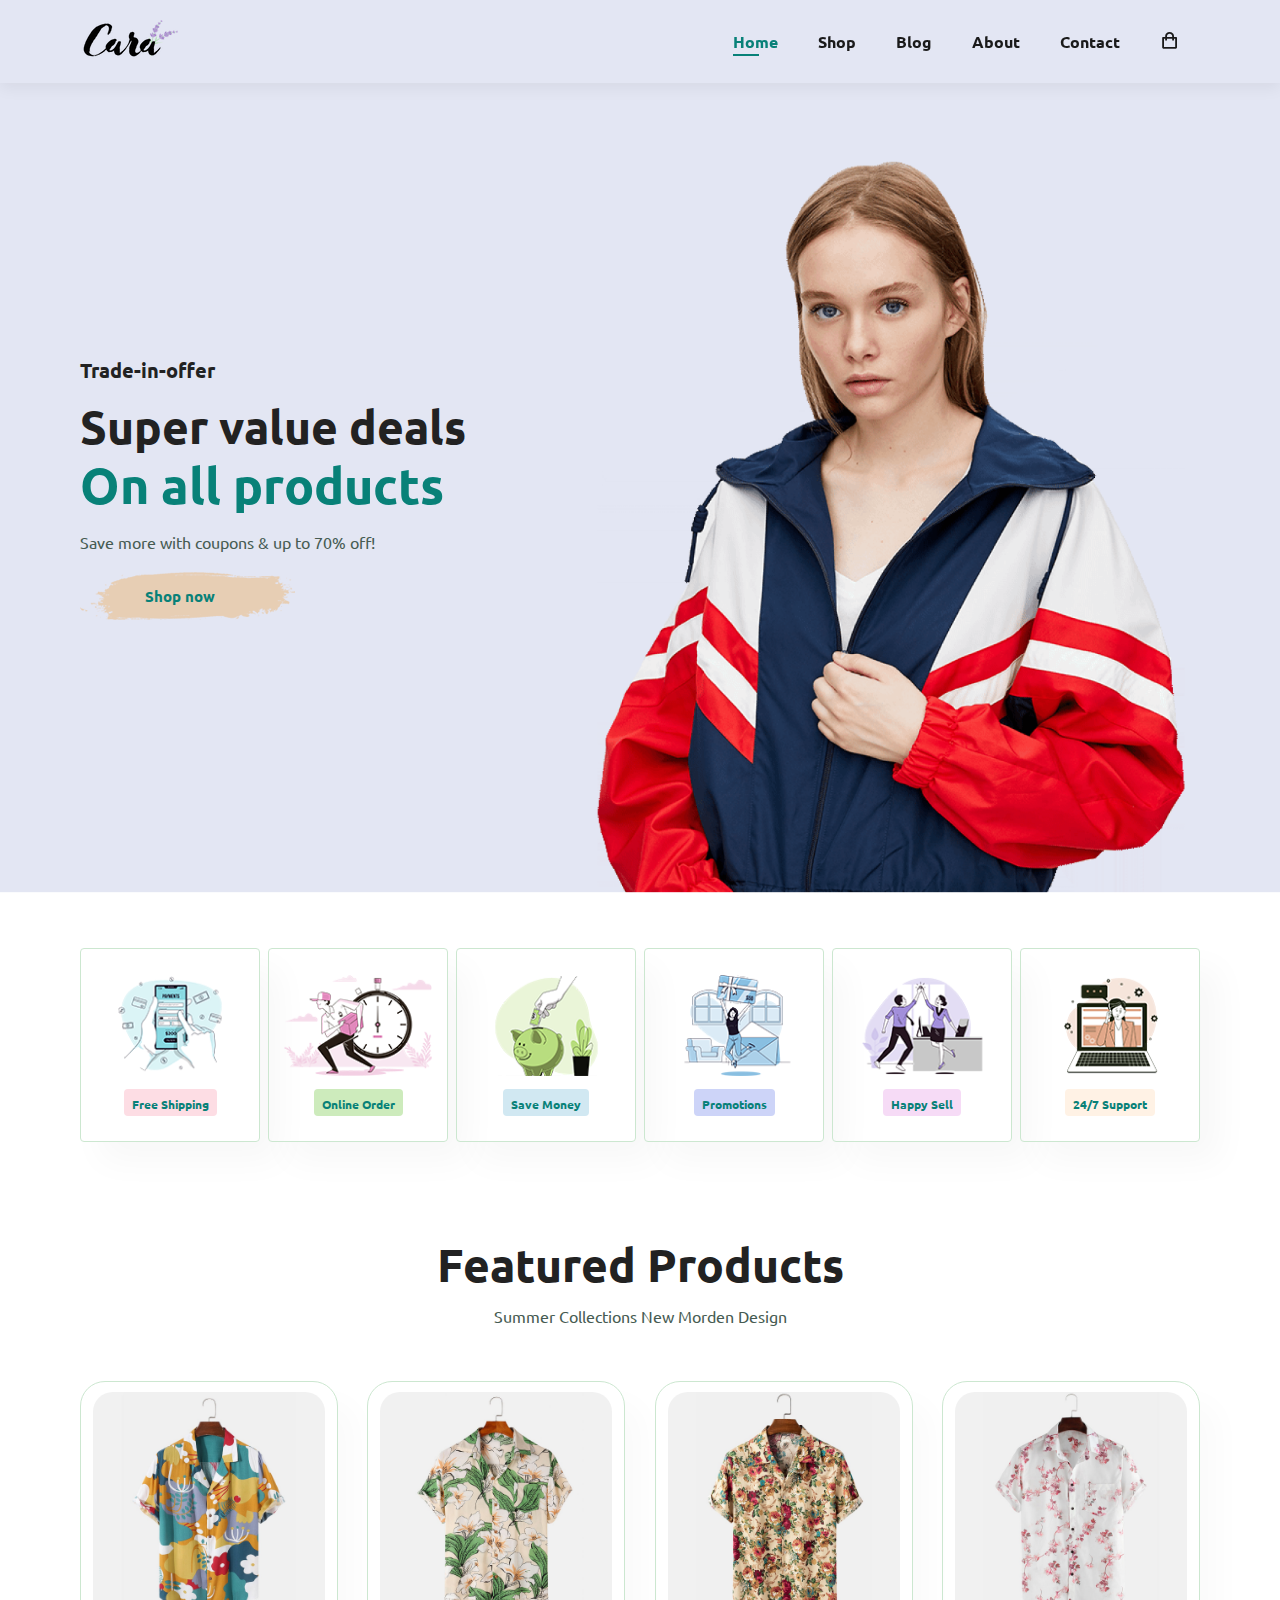
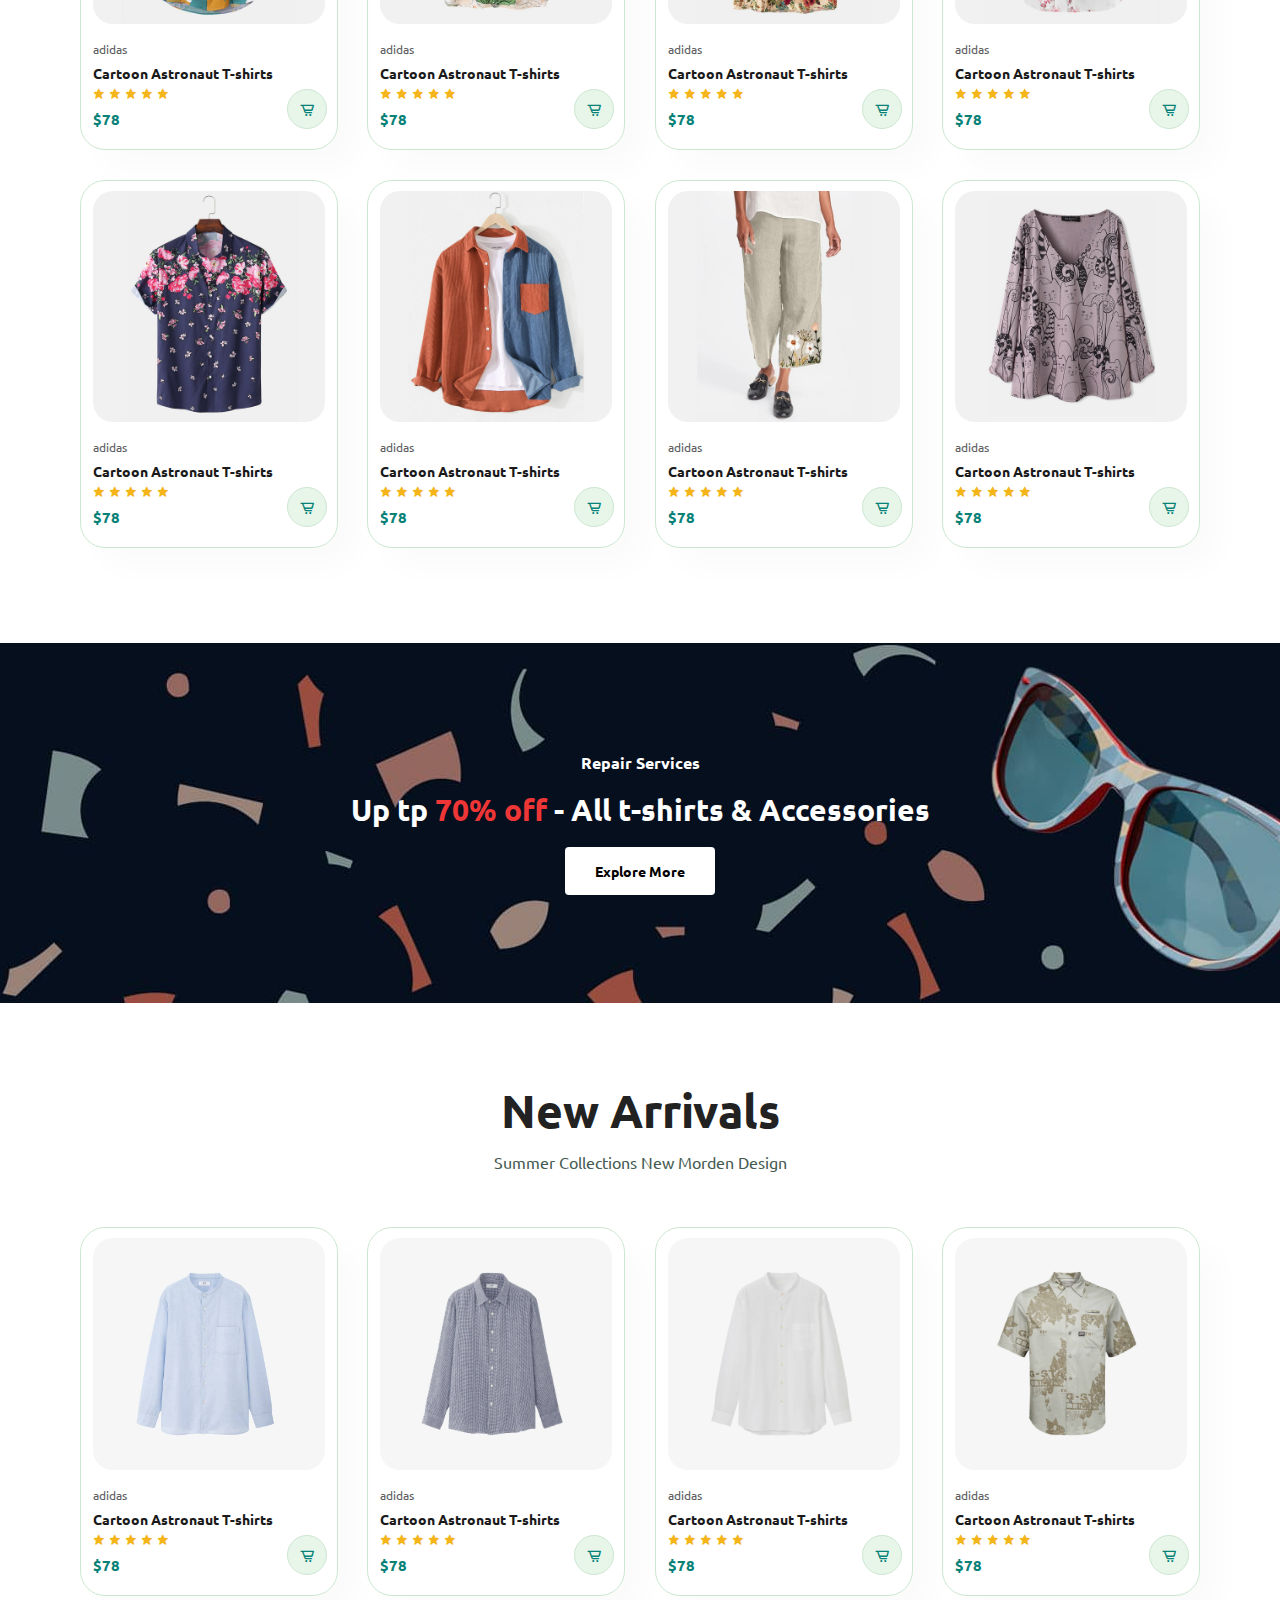
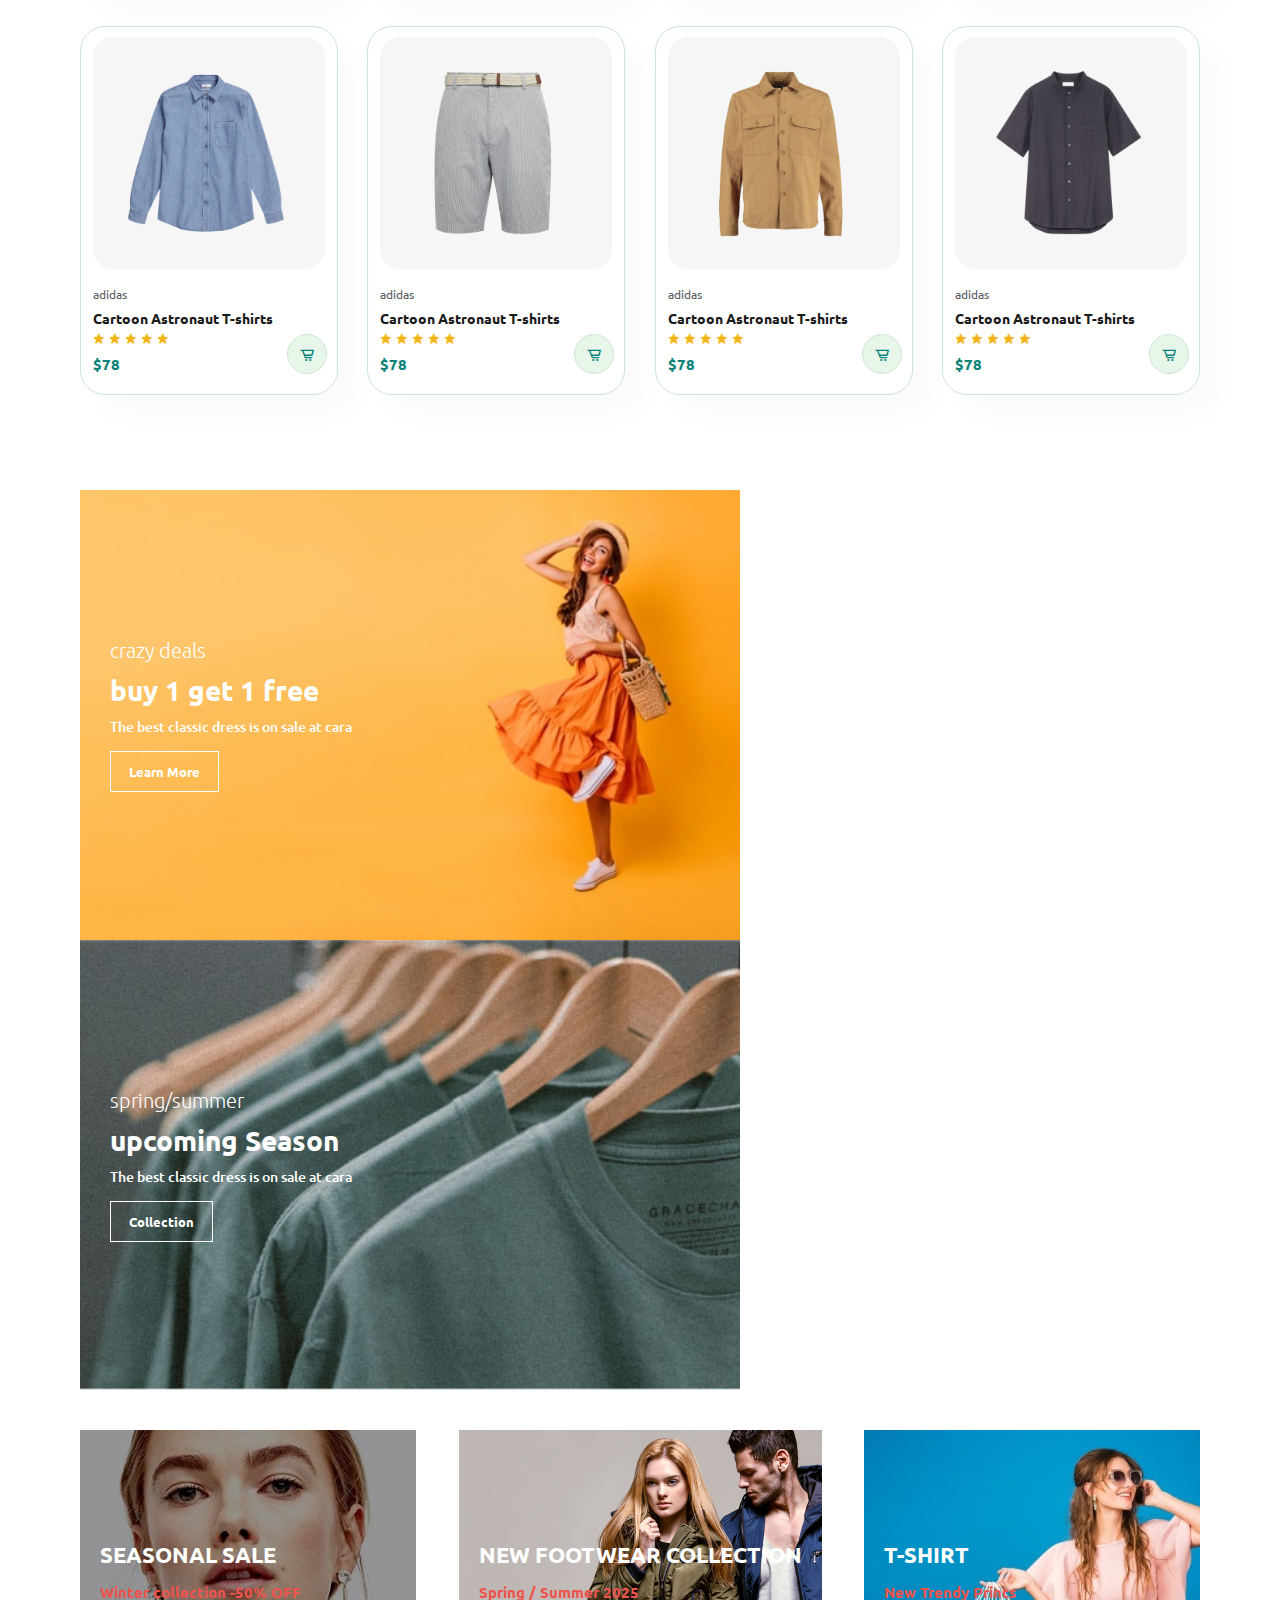
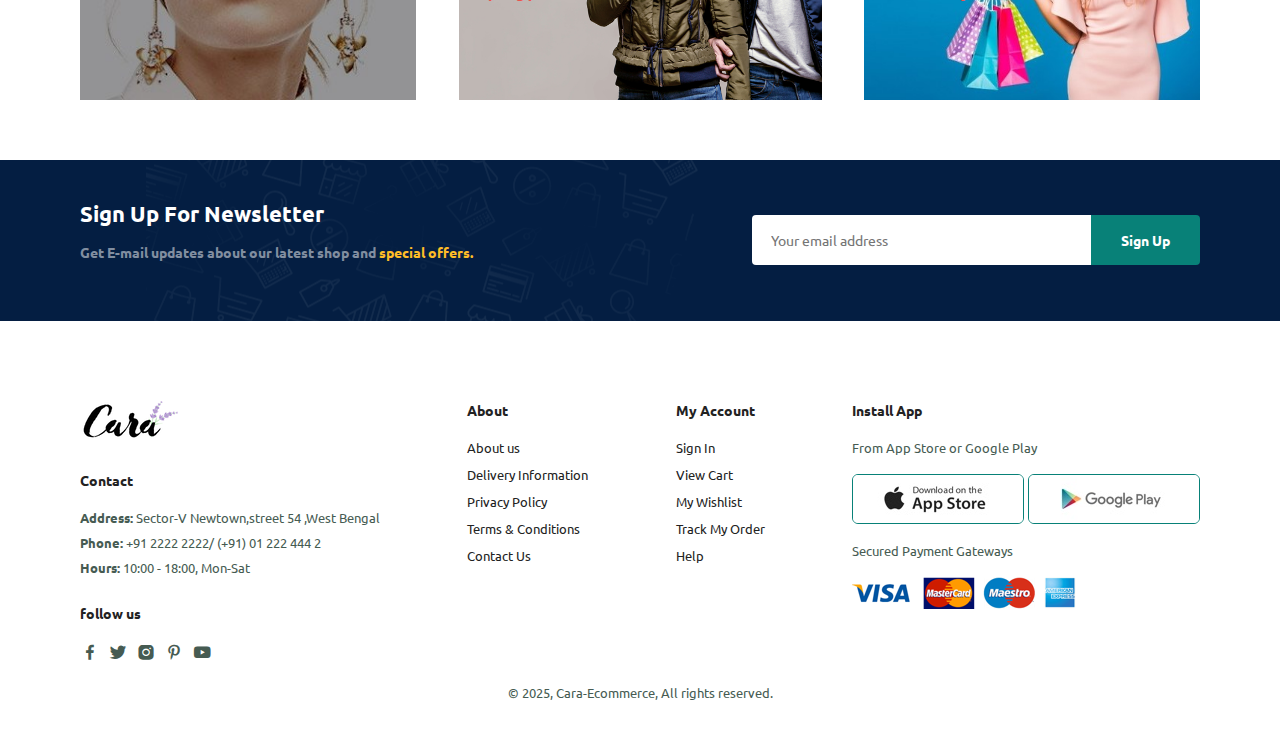
<file: index.html>
<!DOCTYPE html>
<html lang="en">
<head>
    <meta charset="UTF-8">
    <meta http-equiv="X-UA-Compatible" content="IE-edge">
    <meta name="viewport" content="width=device-width, initial-scale=1.0">
    <title>Ecommerce Website</title>
    <link rel="stylesheet" href="style.css">
    <link href='https://unpkg.com/boxicons@2.1.4/css/boxicons.min.css' rel='stylesheet'>

</head>
<body>
    <!-- ========== Start navbar Section ========== -->
    <section id="header">
        <a href="#"><img src="img/logo.png" alt="logo"></a>

        <div>
            <ul id="navbar">
                <li><a class="active" href="index.html">Home</a></li>
                <li><a href="shop.html">Shop</a></li>
                <li><a href="blog.html">Blog</a></li>
                <li><a href="about.html">About</a></li>
                <li><a href="contact.html">Contact</a></li>
                <li id="lg-bag"><a href="cart.html"><i class='bx bx-shopping-bag'></i></a></li>
                <a href="#" id="close"><i class='bx bx-x'></i></a>
            </ul>
        </div>
        <div id="mobile">
            <a href="cart.html"><i class='bx bx-shopping-bag'></i></a>
            <i id="bar" class='bx bx-menu'></i>
        </div>
    </section>
    <!-- ========== End navbar Section ========== -->

    <!-- ========== Start hero Section ========== -->
    <section id="hero">
        <h4>Trade-in-offer</h4>
        <h2>Super value deals</h2>
        <h1>On all products</h1>
        <p>Save more with coupons & up to 70% off! </p>
        <button>Shop now</button>
    </section>
    <!-- ========== End hero Section ========== -->

    <!-- ========== Start feature Section ========== -->
    <section id="feature" class="section-p1">
            <div class="fe-box">
                <img src="img/features/f1.png" alt="f1">
                <h6>Free Shipping</h6>
            </div>
            <div class="fe-box">
                <img src="img/features/f2.png" alt="f1">
                <h6>Online Order</h6>
            </div>
            <div class="fe-box">
                <img src="img/features/f3.png" alt="f1">
                <h6>Save Money</h6>
            </div>
            <div class="fe-box">
                <img src="img/features/f4.png" alt="f1">
                <h6>Promotions</h6>
            </div>
            <div class="fe-box">
                <img src="img/features/f5.png" alt="f1">
                <h6>Happy Sell</h6>
            </div>
            <div class="fe-box">
                <img src="img/features/f6.png" alt="f1">
                <h6>24/7 Support</h6>
            </div>
    </section>
    <!-- ========== End feature Section ========== -->
    
    <!-- ========== Start product Section ========== -->
    <section id="product1" class="section-p1">
        <h2>Featured Products</h2>
        <p>Summer Collections New Morden Design</p>
        <div class="pro-container">
            <div class="pro">
                <img src="img/products/f1.jpg" alt="f1">
                <div class="des">
                    <span>adidas</span>
                    <h5>Cartoon Astronaut T-shirts</h5>
                    <div class="star">
                        <i class='bx bxs-star' ></i>
                        <i class='bx bxs-star' ></i>
                        <i class='bx bxs-star' ></i>
                        <i class='bx bxs-star' ></i>
                        <i class='bx bxs-star' ></i>
                    </div>
                    <h4>$78</h4>
                </div>
                <a href="#"><i class='bx bx-cart-alt cart' ></i></a>
            </div>

            <div class="pro">
                <img src="img/products/f2.jpg" alt="f1">
                <div class="des">
                    <span>adidas</span>
                    <h5>Cartoon Astronaut T-shirts</h5>
                    <div class="star">
                        <i class='bx bxs-star' ></i>
                        <i class='bx bxs-star' ></i>
                        <i class='bx bxs-star' ></i>
                        <i class='bx bxs-star' ></i>
                        <i class='bx bxs-star' ></i>
                    </div>
                    <h4>$78</h4>
                </div>
                <a href="#"><i class='bx bx-cart-alt cart' ></i></a>
            </div>

            <div class="pro">
                <img src="img/products/f3.jpg" alt="f1">
                <div class="des">
                    <span>adidas</span>
                    <h5>Cartoon Astronaut T-shirts</h5>
                    <div class="star">
                        <i class='bx bxs-star' ></i>
                        <i class='bx bxs-star' ></i>
                        <i class='bx bxs-star' ></i>
                        <i class='bx bxs-star' ></i>
                        <i class='bx bxs-star' ></i>
                    </div>
                    <h4>$78</h4>
                </div>
                <a href="#"><i class='bx bx-cart-alt cart' ></i></a>
            </div>

            <div class="pro">
                <img src="img/products/f4.jpg" alt="f1">
                <div class="des">
                    <span>adidas</span>
                    <h5>Cartoon Astronaut T-shirts</h5>
                    <div class="star">
                        <i class='bx bxs-star' ></i>
                        <i class='bx bxs-star' ></i>
                        <i class='bx bxs-star' ></i>
                        <i class='bx bxs-star' ></i>
                        <i class='bx bxs-star' ></i>
                    </div>
                    <h4>$78</h4>
                </div>
                <a href="#"><i class='bx bx-cart-alt cart' ></i></a>
            </div>

            <div class="pro">
                <img src="img/products/f5.jpg" alt="f1">
                <div class="des">
                    <span>adidas</span>
                    <h5>Cartoon Astronaut T-shirts</h5>
                    <div class="star">
                        <i class='bx bxs-star' ></i>
                        <i class='bx bxs-star' ></i>
                        <i class='bx bxs-star' ></i>
                        <i class='bx bxs-star' ></i>
                        <i class='bx bxs-star' ></i>
                    </div>
                    <h4>$78</h4>
                </div>
                <a href="#"><i class='bx bx-cart-alt cart' ></i></a>
            </div>

            <div class="pro">
                <img src="img/products/f6.jpg" alt="f1">
                <div class="des">
                    <span>adidas</span>
                    <h5>Cartoon Astronaut T-shirts</h5>
                    <div class="star">
                        <i class='bx bxs-star' ></i>
                        <i class='bx bxs-star' ></i>
                        <i class='bx bxs-star' ></i>
                        <i class='bx bxs-star' ></i>
                        <i class='bx bxs-star' ></i>
                    </div>
                    <h4>$78</h4>
                </div>
                <a href="#"><i class='bx bx-cart-alt cart' ></i></a>
            </div>

            <div class="pro">
                <img src="img/products/f7.jpg" alt="f1">
                <div class="des">
                    <span>adidas</span>
                    <h5>Cartoon Astronaut T-shirts</h5>
                    <div class="star">
                        <i class='bx bxs-star' ></i>
                        <i class='bx bxs-star' ></i>
                        <i class='bx bxs-star' ></i>
                        <i class='bx bxs-star' ></i>
                        <i class='bx bxs-star' ></i>
                    </div>
                    <h4>$78</h4>
                </div>
                <a href="#"><i class='bx bx-cart-alt cart' ></i></a>
            </div>

            <div class="pro">
                <img src="img/products/f8.jpg" alt="f1">
                <div class="des">
                    <span>adidas</span>
                    <h5>Cartoon Astronaut T-shirts</h5>
                    <div class="star">
                        <i class='bx bxs-star' ></i>
                        <i class='bx bxs-star' ></i>
                        <i class='bx bxs-star' ></i>
                        <i class='bx bxs-star' ></i>
                        <i class='bx bxs-star' ></i>
                    </div>
                    <h4>$78</h4>
                </div>
                <a href="#"><i class='bx bx-cart-alt cart' ></i></a>
            </div>
        </div>
    </section>
    <!-- ========== End product Section ========== -->

    <!-- ========== Start Banner Section ========== -->
     <section id="banner" class="section-m1">
        <h4>Repair Services</h4>
        <h2>Up tp <span>70% off</span> - All t-shirts & Accessories</h2>
        <button class="normal">Explore More</button>
     </section>
    <!-- ========== End Banner Section ========== -->

    <!-- ========== Start  otherproduct Section ========== -->
    <section id="product1" class="section-p1">
        <h2>New Arrivals</h2>
        <p>Summer Collections New Morden Design</p>
        <div class="pro-container">
            <div class="pro">
                <img src="img/products/n1.jpg" alt="f1">
                <div class="des">
                    <span>adidas</span>
                    <h5>Cartoon Astronaut T-shirts</h5>
                    <div class="star">
                        <i class='bx bxs-star' ></i>
                        <i class='bx bxs-star' ></i>
                        <i class='bx bxs-star' ></i>
                        <i class='bx bxs-star' ></i>
                        <i class='bx bxs-star' ></i>
                    </div>
                    <h4>$78</h4>
                </div>
                <a href="#"><i class='bx bx-cart-alt cart' ></i></a>
            </div>

            <div class="pro">
                <img src="img/products/n2.jpg" alt="f1">
                <div class="des">
                    <span>adidas</span>
                    <h5>Cartoon Astronaut T-shirts</h5>
                    <div class="star">
                        <i class='bx bxs-star' ></i>
                        <i class='bx bxs-star' ></i>
                        <i class='bx bxs-star' ></i>
                        <i class='bx bxs-star' ></i>
                        <i class='bx bxs-star' ></i>
                    </div>
                    <h4>$78</h4>
                </div>
                <a href="#"><i class='bx bx-cart-alt cart' ></i></a>
            </div>

            <div class="pro">
                <img src="img/products/n3.jpg" alt="f1">
                <div class="des">
                    <span>adidas</span>
                    <h5>Cartoon Astronaut T-shirts</h5>
                    <div class="star">
                        <i class='bx bxs-star' ></i>
                        <i class='bx bxs-star' ></i>
                        <i class='bx bxs-star' ></i>
                        <i class='bx bxs-star' ></i>
                        <i class='bx bxs-star' ></i>
                    </div>
                    <h4>$78</h4>
                </div>
                <a href="#"><i class='bx bx-cart-alt cart' ></i></a>
            </div>

            <div class="pro">
                <img src="img/products/n4.jpg" alt="f1">
                <div class="des">
                    <span>adidas</span>
                    <h5>Cartoon Astronaut T-shirts</h5>
                    <div class="star">
                        <i class='bx bxs-star' ></i>
                        <i class='bx bxs-star' ></i>
                        <i class='bx bxs-star' ></i>
                        <i class='bx bxs-star' ></i>
                        <i class='bx bxs-star' ></i>
                    </div>
                    <h4>$78</h4>
                </div>
                <a href="#"><i class='bx bx-cart-alt cart' ></i></a>
            </div>

            <div class="pro">
                <img src="img/products/n5.jpg" alt="f1">
                <div class="des">
                    <span>adidas</span>
                    <h5>Cartoon Astronaut T-shirts</h5>
                    <div class="star">
                        <i class='bx bxs-star' ></i>
                        <i class='bx bxs-star' ></i>
                        <i class='bx bxs-star' ></i>
                        <i class='bx bxs-star' ></i>
                        <i class='bx bxs-star' ></i>
                    </div>
                    <h4>$78</h4>
                </div>
                <a href="#"><i class='bx bx-cart-alt cart' ></i></a>
            </div>

            <div class="pro">
                <img src="img/products/n6.jpg" alt="f1">
                <div class="des">
                    <span>adidas</span>
                    <h5>Cartoon Astronaut T-shirts</h5>
                    <div class="star">
                        <i class='bx bxs-star' ></i>
                        <i class='bx bxs-star' ></i>
                        <i class='bx bxs-star' ></i>
                        <i class='bx bxs-star' ></i>
                        <i class='bx bxs-star' ></i>
                    </div>
                    <h4>$78</h4>
                </div>
                <a href="#"><i class='bx bx-cart-alt cart' ></i></a>
            </div>

            <div class="pro">
                <img src="img/products/n7.jpg" alt="f1">
                <div class="des">
                    <span>adidas</span>
                    <h5>Cartoon Astronaut T-shirts</h5>
                    <div class="star">
                        <i class='bx bxs-star' ></i>
                        <i class='bx bxs-star' ></i>
                        <i class='bx bxs-star' ></i>
                        <i class='bx bxs-star' ></i>
                        <i class='bx bxs-star' ></i>
                    </div>
                    <h4>$78</h4>
                </div>
                <a href="#"><i class='bx bx-cart-alt cart' ></i></a>
            </div>

            <div class="pro">
                <img src="img/products/n8.jpg" alt="f1">
                <div class="des">
                    <span>adidas</span>
                    <h5>Cartoon Astronaut T-shirts</h5>
                    <div class="star">
                        <i class='bx bxs-star' ></i>
                        <i class='bx bxs-star' ></i>
                        <i class='bx bxs-star' ></i>
                        <i class='bx bxs-star' ></i>
                        <i class='bx bxs-star' ></i>
                    </div>
                    <h4>$78</h4>
                </div>
                <a href="#"><i class='bx bx-cart-alt cart' ></i></a>
            </div>
        </div>
    </section>
    <!-- ========== End  otherproduct Section ========== -->

    <!-- ========== Start second banner Section ========== -->
    <section id="sm-banner" class="section-p1">
        <div class="banner-box">
            <h4>crazy deals</h4>
            <h2>buy 1 get 1 free</h2>
            <span>The best classic dress is on sale at cara</span>
            <button class="white">Learn More</button>
        </div>
        <div class="banner-box banner-box2">
            <h4>spring/summer</h4>
            <h2>upcoming Season</h2>
            <span>The best classic dress is on sale at cara</span>
            <button class="white">Collection</button>
        </div>
    </section>
    <!-- ========== End second banner Section ========== -->

    <!-- ========== Start bannernext Section ========== -->
    <section id="banner3">
        <div class="banner-box">
            <h2>SEASONAL SALE</h2>
            <h3>Winter collection -50% OFF</h3>
        </div>
        <div class="banner-box banner-box2">
            <h2>NEW FOOTWEAR COLLECTION</h2>
            <h3>Spring / Summer 2025</h3>
        </div>
        <div class="banner-box banner-box3">
            <h2>T-SHIRT</h2>
            <h3>New Trendy Prints</h3>
        </div>
    </section>
    <!-- ========== End bannernext Section ========== -->

    <!-- ========== Start newsletter Section ========== -->
    <section id="newsletter" class="section-p1 section-m1">
        <div class="newstext">
            <h4>Sign Up For Newsletter</h4>
            <p>Get E-mail updates about our latest shop and <span>special offers.</span></p>
        </div>
        <div class="form">
            <input type="text" placeholder="Your email address">
            <button class="normal">Sign Up</button>
        </div>
    </section>
    <!-- ========== End newsletter Section ========== -->

    <!-- ========== Start footer Section ========== -->
    <footer class="section-p1">
        <div class="col">
            <img class="logo" src="img/logo.png" alt="logo">
            <h4>Contact</h4>
            <p><strong>Address:</strong> Sector-V Newtown,street 54 ,West Bengal</p>
            <p><strong>Phone:</strong> +91 2222 2222/ (+91) 01 222 444 2</p>
            <p><strong>Hours:</strong> 10:00 - 18:00, Mon-Sat</p>
            <div class="follow">
                <h4>follow us</h4>
                <div class="icon">
                    <i class='bx bxl-facebook'></i>
                    <i class='bx bxl-twitter'></i>
                    <i class='bx bxl-instagram-alt'></i>
                    <i class='bx bxl-pinterest-alt'></i>
                    <i class='bx bxl-youtube'></i>
                </div>
            </div>
        </div>

        <div class="col">
            <h4>About</h4>
            <a href="#">About us</a>
            <a href="#">Delivery Information</a>
            <a href="#">Privacy Policy</a>
            <a href="#">Terms & Conditions</a>
            <a href="#">Contact Us</a>
        </div>

        <div class="col">
            <h4>My Account</h4>
            <a href="#">Sign In</a>
            <a href="#">View Cart</a>
            <a href="#">My Wishlist</a>
            <a href="#">Track My Order</a>
            <a href="#">Help</a>
        </div>

        <div class="col install">
            <h4>Install App</h4>
            <p>From App Store or Google Play</p>
            <div class="row">
                <img src="img/pay/app.jpg" alt="playstore">
                <img src="img/pay/play.jpg" alt="playstore">
            </div>
            <p>Secured Payment Gateways</p>
            <img src="img/pay/pay.png" alt="pay">
        </div>
        <div class="copyright">
            <p>&copy; 2025, Cara-Ecommerce, All rights reserved.</p>
        </div>
    </footer>
    <!-- ========== End footer Section ========== -->
    
    
    
    
    
    

    
    
    
    
    <script src="script.js"></script>
</body>
</html>
</file>
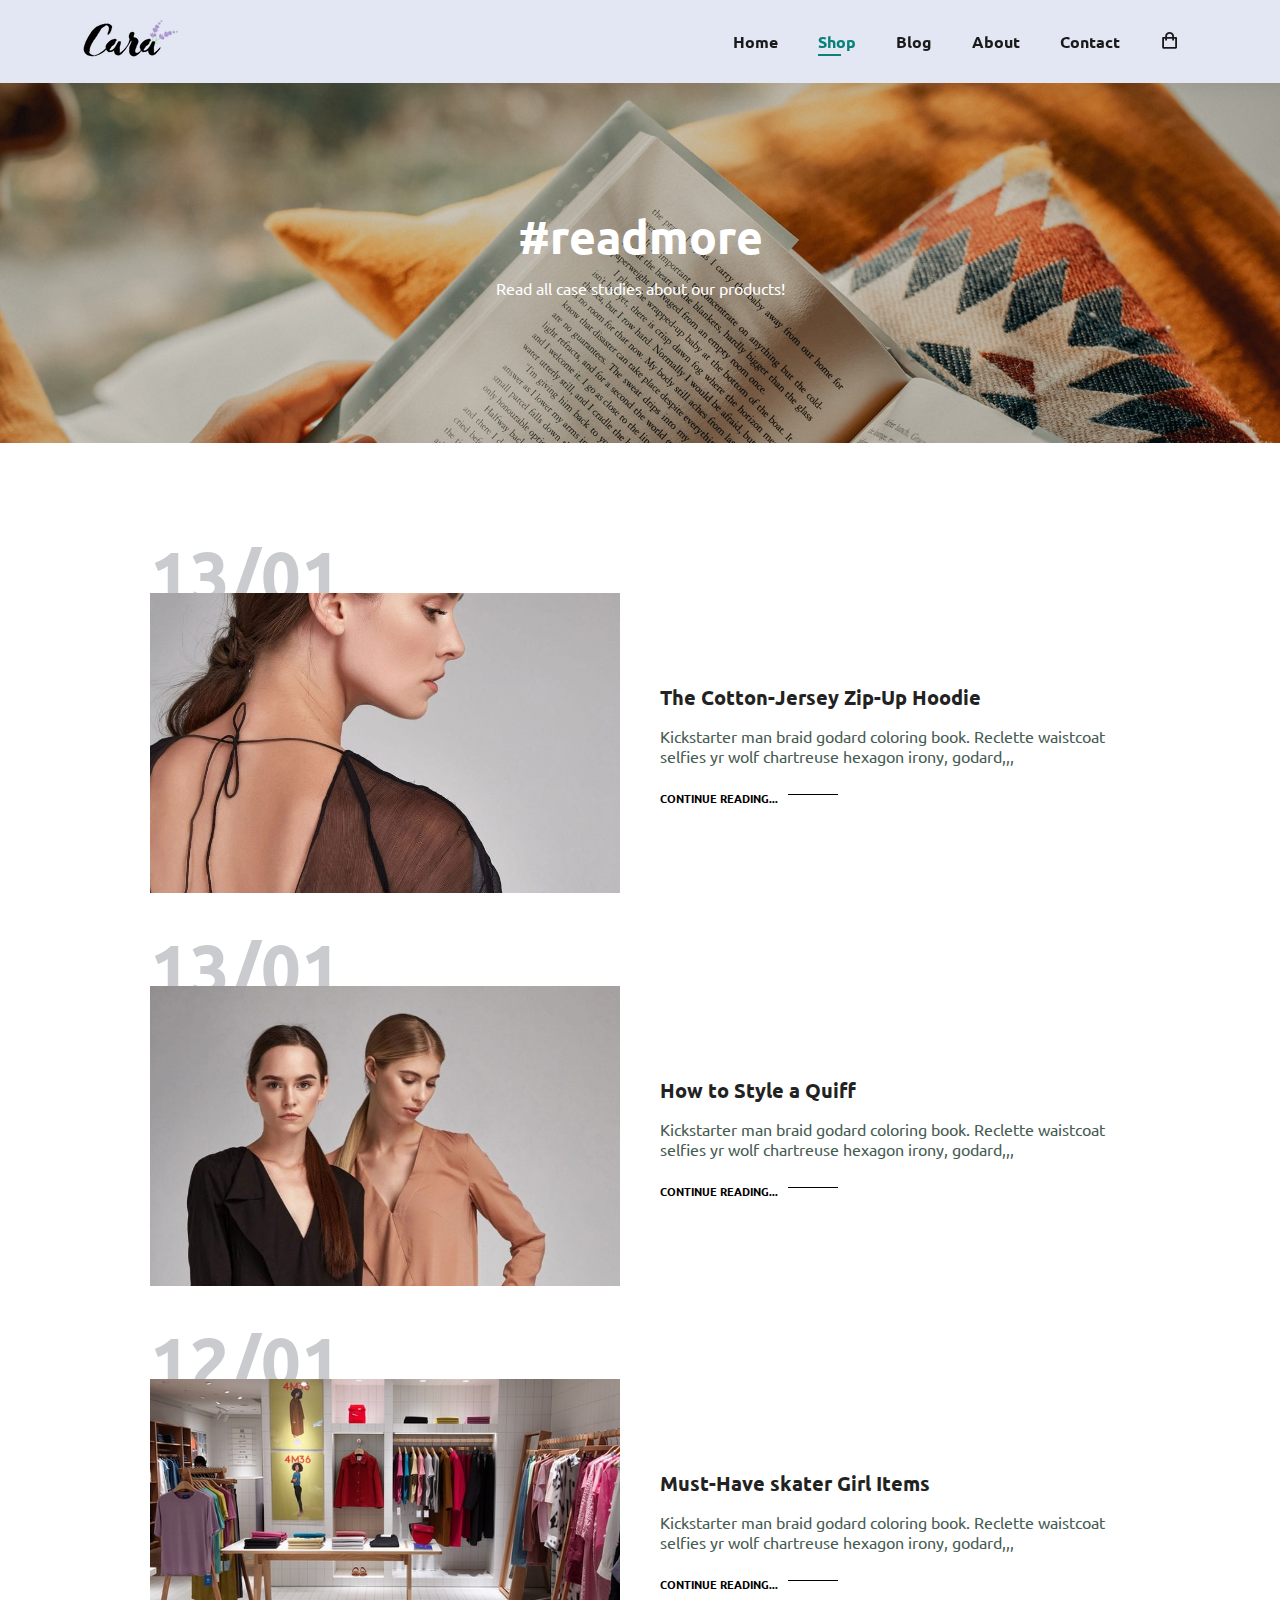
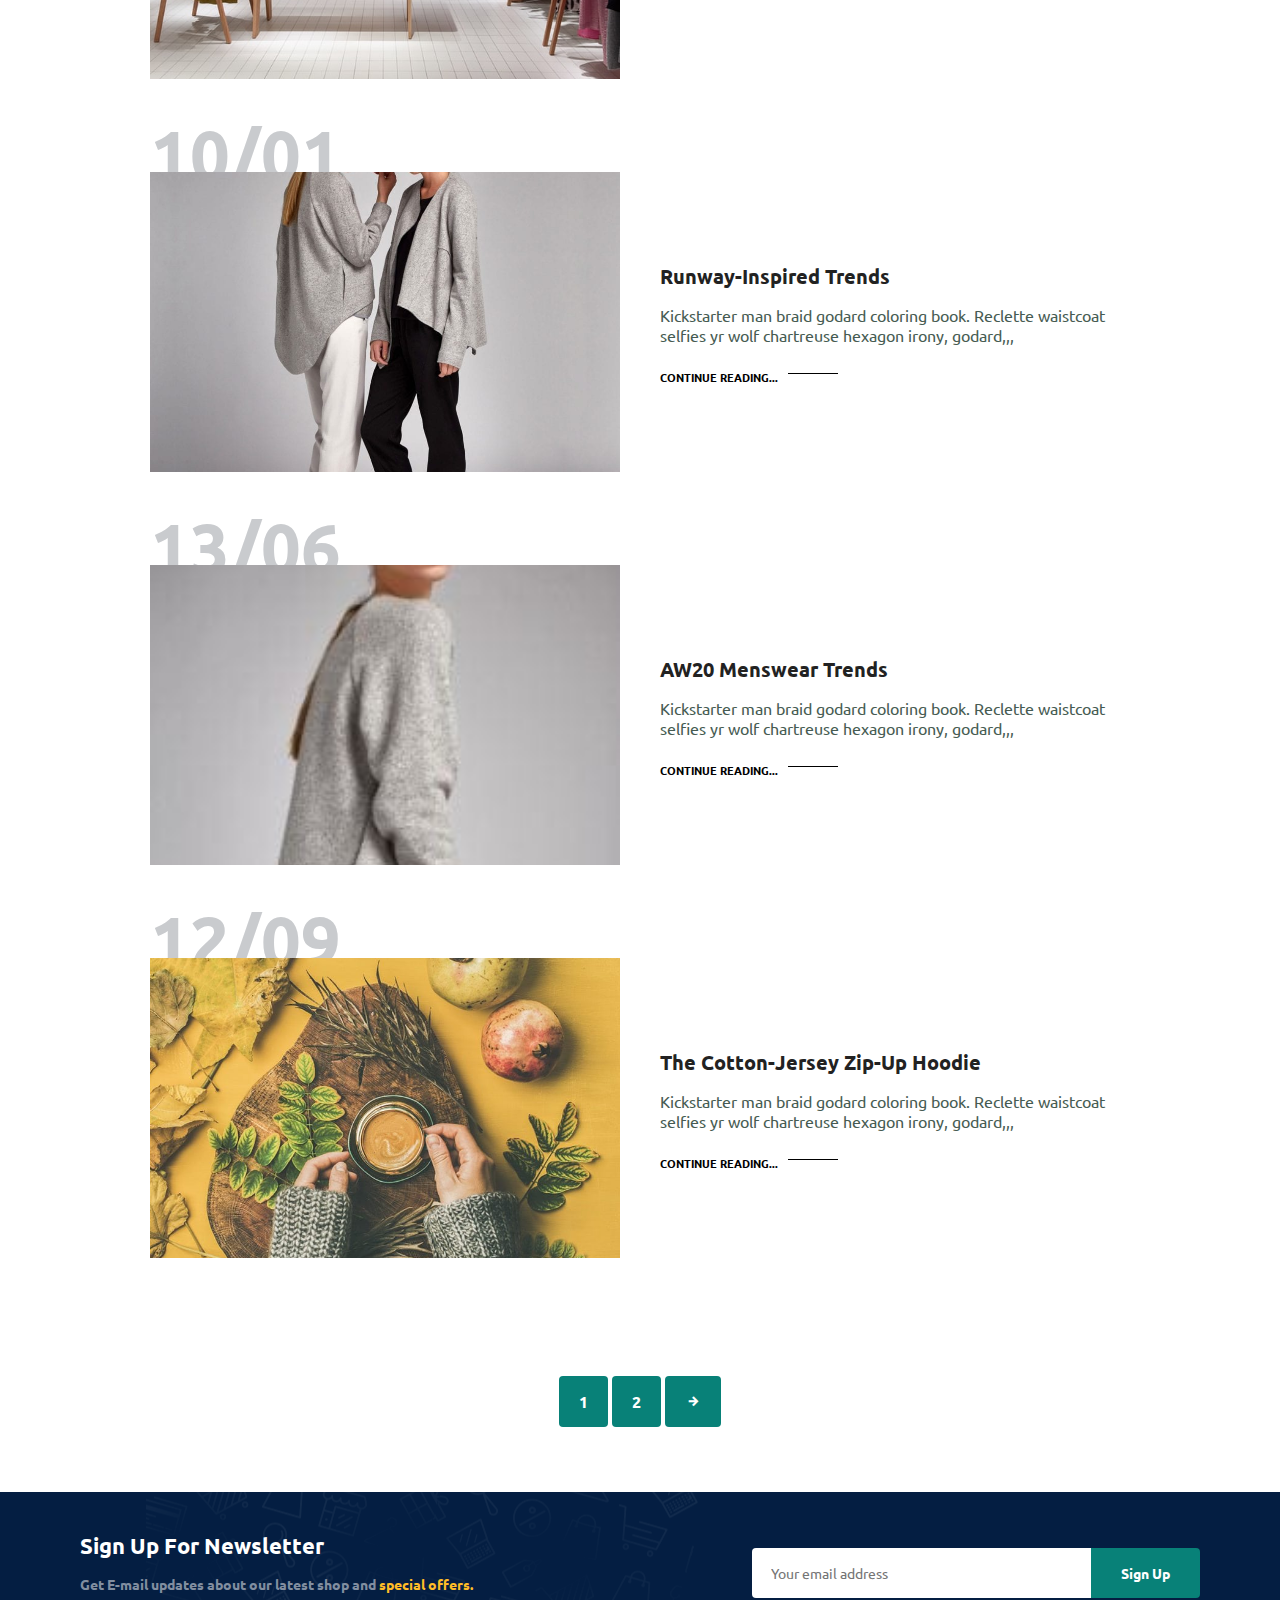
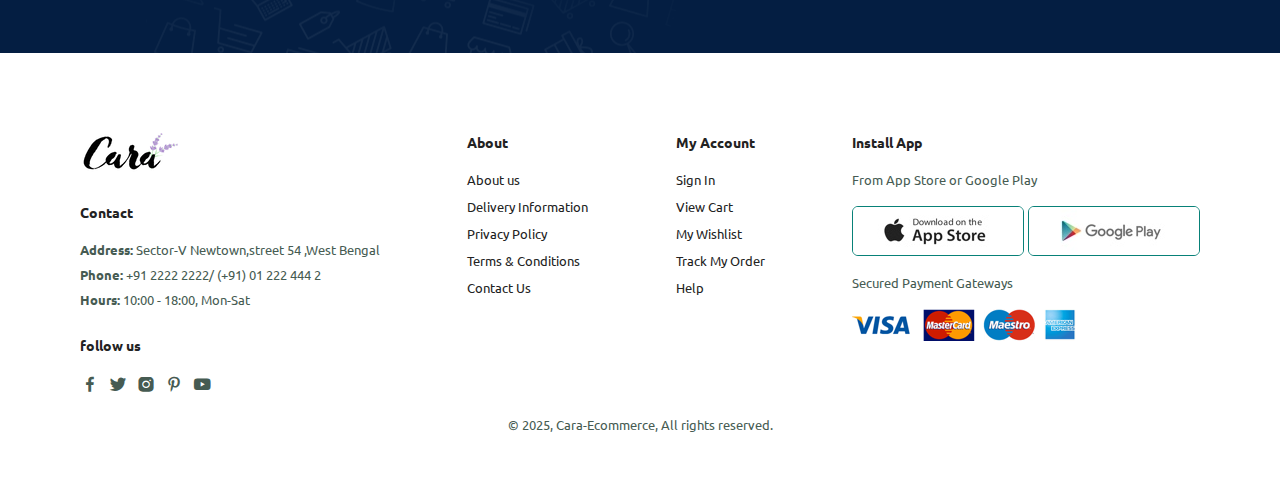
<file: blog.html>
<!DOCTYPE html>
<html lang="en">
<head>
    <meta charset="UTF-8">
    <meta http-equiv="X-UA-Compatible" content="IE-edge">
    <meta name="viewport" content="width=device-width, initial-scale=1.0">
    <title>Ecommerce Website</title>
    <link rel="stylesheet" href="style.css">
    <link href='https://unpkg.com/boxicons@2.1.4/css/boxicons.min.css' rel='stylesheet'>

</head>
<body>
    <!-- ========== Start navbar Section ========== -->
    <section id="header">
        <a href="#"><img src="img/logo.png" alt="logo"></a>

        <div>
            <ul id="navbar">
                <li><a href="index.html">Home</a></li>
                <li><a  class="active" href="shop.html">Shop</a></li>
                <li><a href="blog.html">Blog</a></li>
                <li><a href="about.html">About</a></li>
                <li><a href="contact.html">Contact</a></li>
                <li id="lg-bag"><a href="cart.html"><i class='bx bx-shopping-bag'></i></a></li>
                <a href="#" id="close"><i class='bx bx-x'></i></a>
            </ul>
        </div>
        <div id="mobile">
            <a href="cart.html"><i class='bx bx-shopping-bag'></i></a>
            <i id="bar" class='bx bx-menu'></i>
        </div>
    </section>
    <!-- ========== End navbar Section ========== -->

    <!-- ========== Start hero Section ========== -->
    <section id="page-header" class="blog-header">
        <h2>#readmore</h2>
        <p>Read all case studies about our products! </p>
    </section>
    <!-- ========== End hero Section ========== -->

    <!-- ========== Start blog Section ========== -->
    <section id="blog">
        <div class="blog-box">
            <div class="blog-img">
                <img src="img/blog/b1.jpg" alt="blog">
            </div>
            <div class="blog-details">
                <h4>The Cotton-Jersey Zip-Up Hoodie</h4>
                <p>Kickstarter man braid godard coloring book. Reclette waistcoat selfies yr wolf 
                    chartreuse hexagon irony, godard,,,
                </p>
                <a href="#">CONTINUE READING...</a>
            </div>
            <h1>13/01</h1>
        </div>

        <div class="blog-box">
            <div class="blog-img">
                <img src="img/blog/b2.jpg" alt="blog">
            </div>
            <div class="blog-details">
                <h4>How to Style a Quiff </h4>
                <p>Kickstarter man braid godard coloring book. Reclette waistcoat selfies yr wolf 
                    chartreuse hexagon irony, godard,,,
                </p>
                <a href="#">CONTINUE READING...</a>
            </div>
            <h1>13/01</h1>
        </div>

        <div class="blog-box">
            <div class="blog-img">
                <img src="img/blog/b3.jpg" alt="blog">
            </div>
            <div class="blog-details">
                <h4>Must-Have skater Girl Items</h4>
                <p>Kickstarter man braid godard coloring book. Reclette waistcoat selfies yr wolf 
                    chartreuse hexagon irony, godard,,,
                </p>
                <a href="#">CONTINUE READING...</a>
            </div>
            <h1>12/01</h1>
        </div>

        <div class="blog-box">
            <div class="blog-img">
                <img src="img/blog/b4.jpg" alt="blog">
            </div>
            <div class="blog-details">
                <h4>Runway-Inspired Trends</h4>
                <p>Kickstarter man braid godard coloring book. Reclette waistcoat selfies yr wolf 
                    chartreuse hexagon irony, godard,,,
                </p>
                <a href="#">CONTINUE READING...</a>
            </div>
            <h1>10/01</h1>
        </div>

        <div class="blog-box">
            <div class="blog-img">
                <img src="img/blog/b5.jpg" alt="blog">
            </div>
            <div class="blog-details">
                <h4>AW20 Menswear Trends</h4>
                <p>Kickstarter man braid godard coloring book. Reclette waistcoat selfies yr wolf 
                    chartreuse hexagon irony, godard,,,
                </p>
                <a href="#">CONTINUE READING...</a>
            </div>
            <h1>13/06</h1>
        </div>

        <div class="blog-box">
            <div class="blog-img">
                <img src="img/blog/b6.jpg" alt="blog">
            </div>
            <div class="blog-details">
                <h4>The Cotton-Jersey Zip-Up Hoodie</h4>
                <p>Kickstarter man braid godard coloring book. Reclette waistcoat selfies yr wolf 
                    chartreuse hexagon irony, godard,,,
                </p>
                <a href="#">CONTINUE READING...</a>
            </div>
            <h1>12/09</h1>
        </div>
    </section>
    <!-- ========== End blog Section ========== -->
    
    <!-- ========== Start pagination Section ========== -->
    <section id="pagination" class="section-p1">
        <a href="#">1</a>
        <a href="#">2</a>
        <a href="#"><i class='bx bx-right-arrow-alt'></i></a>
    </section>
    <!-- ========== End pagination Section ========== -->
    

    <!-- ========== Start newsletter Section ========== -->
    <section id="newsletter" class="section-p1 section-m1">
        <div class="newstext">
            <h4>Sign Up For Newsletter</h4>
            <p>Get E-mail updates about our latest shop and <span>special offers.</span></p>
        </div>
        <div class="form">
            <input type="text" placeholder="Your email address">
            <button class="normal">Sign Up</button>
        </div>
    </section>
    <!-- ========== End newsletter Section ========== -->

    <!-- ========== Start footer Section ========== -->
    <footer class="section-p1">
        <div class="col">
            <img class="logo" src="img/logo.png" alt="logo">
            <h4>Contact</h4>
            <p><strong>Address:</strong> Sector-V Newtown,street 54 ,West Bengal</p>
            <p><strong>Phone:</strong> +91 2222 2222/ (+91) 01 222 444 2</p>
            <p><strong>Hours:</strong> 10:00 - 18:00, Mon-Sat</p>
            <div class="follow">
                <h4>follow us</h4>
                <div class="icon">
                    <i class='bx bxl-facebook'></i>
                    <i class='bx bxl-twitter'></i>
                    <i class='bx bxl-instagram-alt'></i>
                    <i class='bx bxl-pinterest-alt'></i>
                    <i class='bx bxl-youtube'></i>
                </div>
            </div>
        </div>

        <div class="col">
            <h4>About</h4>
            <a href="#">About us</a>
            <a href="#">Delivery Information</a>
            <a href="#">Privacy Policy</a>
            <a href="#">Terms & Conditions</a>
            <a href="#">Contact Us</a>
        </div>

        <div class="col">
            <h4>My Account</h4>
            <a href="#">Sign In</a>
            <a href="#">View Cart</a>
            <a href="#">My Wishlist</a>
            <a href="#">Track My Order</a>
            <a href="#">Help</a>
        </div>

        <div class="col install">
            <h4>Install App</h4>
            <p>From App Store or Google Play</p>
            <div class="row">
                <img src="img/pay/app.jpg" alt="playstore">
                <img src="img/pay/play.jpg" alt="playstore">
            </div>
            <p>Secured Payment Gateways</p>
            <img src="img/pay/pay.png" alt="pay">
        </div>
        <div class="copyright">
            <p>&copy; 2025, Cara-Ecommerce, All rights reserved.</p>
        </div>
    </footer>
    <!-- ========== End footer Section ========== -->
    
    
    
    
    
    

    
    
    
    
    <script src="script.js"></script>
</body>
</html>
</file>
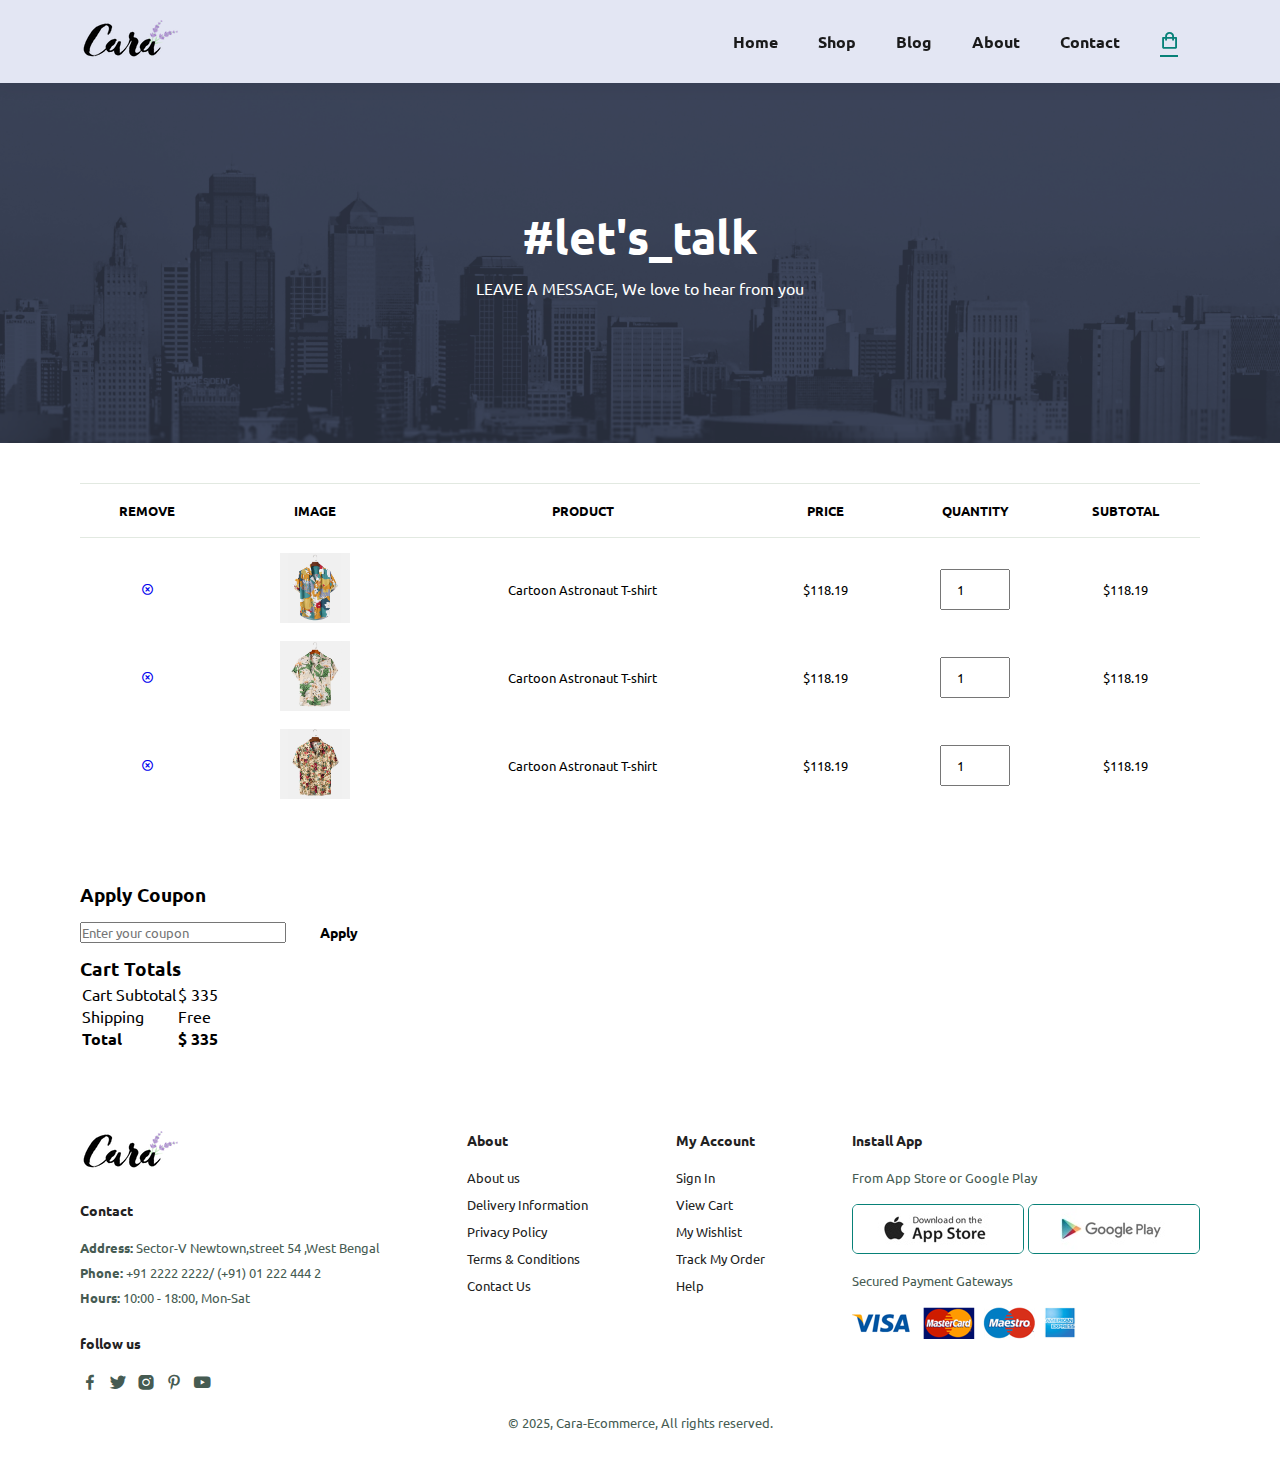
<file: cart.html>
<!DOCTYPE html>
<html lang="en">
<head>
    <meta charset="UTF-8">
    <meta http-equiv="X-UA-Compatible" content="IE-edge">
    <meta name="viewport" content="width=device-width, initial-scale=1.0">
    <title>Ecommerce Website</title>
    <link rel="stylesheet" href="style.css">
    <link href='https://unpkg.com/boxicons@2.1.4/css/boxicons.min.css' rel='stylesheet'>

</head>
<body>
    <!-- ========== Start navbar Section ========== -->
    <section id="header">
        <a href="#"><img src="img/logo.png" alt="logo"></a>

        <div>
            <ul id="navbar">
                <li><a href="index.html">Home</a></li>
                <li><a href="shop.html">Shop</a></li>
                <li><a href="blog.html">Blog</a></li>
                <li><a href="about.html">About</a></li>
                <li><a href="contact.html">Contact</a></li>
                <li id="lg-bag"><a class="active" href="cart.html"><i class='bx bx-shopping-bag'></i></a></li>
                <a href="#" id="close"><i class='bx bx-x'></i></a>
            </ul>
        </div>
        <div id="mobile">
            <a href="cart.html"><i class='bx bx-shopping-bag'></i></a>
            <i id="bar" class='bx bx-menu'></i>
        </div>
    </section>
    <!-- ========== End navbar Section ========== -->

    <!-- ========== Start hero Section ========== -->
    <section id="page-header" class="about-header">
        <h2>#let's_talk</h2>
        <p>LEAVE A MESSAGE, We love to hear from you </p>
    </section>
    <!-- ========== End hero Section ========== -->
    <!-- ========== Start cart Section ========== -->
    <section id="cart" class="section-p1">
        <table width="100%">
            <thead>
                <tr>
                    <td>Remove</td>
                    <td>Image</td>
                    <td>Product</td>
                    <td>Price</td>
                    <td>Quantity</td>
                    <td>subtotal</td>
                </tr>
            </thead>
            <tbody>
                <tr>
                    <td><a href="#"><i class='bx bx-x-circle'></i></a></td>
                    <td><img src="img/products/f1.jpg" alt=""></td>
                    <td>Cartoon Astronaut T-shirt</td>
                    <td>$118.19</td>
                    <td><input type="number" value="1"></td>
                    <td>$118.19</td>
                </tr>
                <tr>
                    <td><a href="#"><i class='bx bx-x-circle'></i></a></td>
                    <td><img src="img/products/f2.jpg" alt=""></td>
                    <td>Cartoon Astronaut T-shirt</td>
                    <td>$118.19</td>
                    <td><input type="number" value="1"></td>
                    <td>$118.19</td>
                </tr>
                <tr>
                    <td><a href="#"><i class='bx bx-x-circle'></i></a></td>
                    <td><img src="img/products/f3.jpg" alt=""></td>
                    <td>Cartoon Astronaut T-shirt</td>
                    <td>$118.19</td>
                    <td><input type="number" value="1"></td>
                    <td>$118.19</td>
                </tr>
            </tbody>
        </table>
    </section>
    <!-- ========== End cart Section ========== -->
    <!-- ========== Start car-coupon Section ========== -->
    <section id="cart-add" class="section-p1">
        <div id="coupon">
            <h3>Apply Coupon</h3>
            <div>
                <input type="text" placeholder="Enter your coupon">
                <button class="normal">Apply</button>
            </div>
        </div>

        <div id="subtotal">
            <h3>Cart Totals</h3>
            <table>
                <tr>
                    <td>Cart Subtotal</td>
                    <td>$ 335</td>
                </tr>
                <tr>
                    <td>Shipping</td>
                    <td>Free</td>
                </tr>
                <tr>
                    <td><strong>Total</strong></td>
                    <td><strong>$ 335</strong></td>
                </tr>
            </table>
        </div>
    </section>
    <!-- ========== End car-coupon Section ========== -->
    
    

    <!-- ========== Start footer Section ========== -->
    <footer class="section-p1">
        <div class="col">
            <img class="logo" src="img/logo.png" alt="logo">
            <h4>Contact</h4>
            <p><strong>Address:</strong> Sector-V Newtown,street 54 ,West Bengal</p>
            <p><strong>Phone:</strong> +91 2222 2222/ (+91) 01 222 444 2</p>
            <p><strong>Hours:</strong> 10:00 - 18:00, Mon-Sat</p>
            <div class="follow">
                <h4>follow us</h4>
                <div class="icon">
                    <i class='bx bxl-facebook'></i>
                    <i class='bx bxl-twitter'></i>
                    <i class='bx bxl-instagram-alt'></i>
                    <i class='bx bxl-pinterest-alt'></i>
                    <i class='bx bxl-youtube'></i>
                </div>
            </div>
        </div>

        <div class="col">
            <h4>About</h4>
            <a href="#">About us</a>
            <a href="#">Delivery Information</a>
            <a href="#">Privacy Policy</a>
            <a href="#">Terms & Conditions</a>
            <a href="#">Contact Us</a>
        </div>

        <div class="col">
            <h4>My Account</h4>
            <a href="#">Sign In</a>
            <a href="#">View Cart</a>
            <a href="#">My Wishlist</a>
            <a href="#">Track My Order</a>
            <a href="#">Help</a>
        </div>

        <div class="col install">
            <h4>Install App</h4>
            <p>From App Store or Google Play</p>
            <div class="row">
                <img src="img/pay/app.jpg" alt="playstore">
                <img src="img/pay/play.jpg" alt="playstore">
            </div>
            <p>Secured Payment Gateways</p>
            <img src="img/pay/pay.png" alt="pay">
        </div>
        <div class="copyright">
            <p>&copy; 2025, Cara-Ecommerce, All rights reserved.</p>
        </div>
    </footer>
    <!-- ========== End footer Section ========== -->
    
    
    
    
    
    

    
    
    
    
    <script src="script.js"></script>
</body>
</html>
</file>
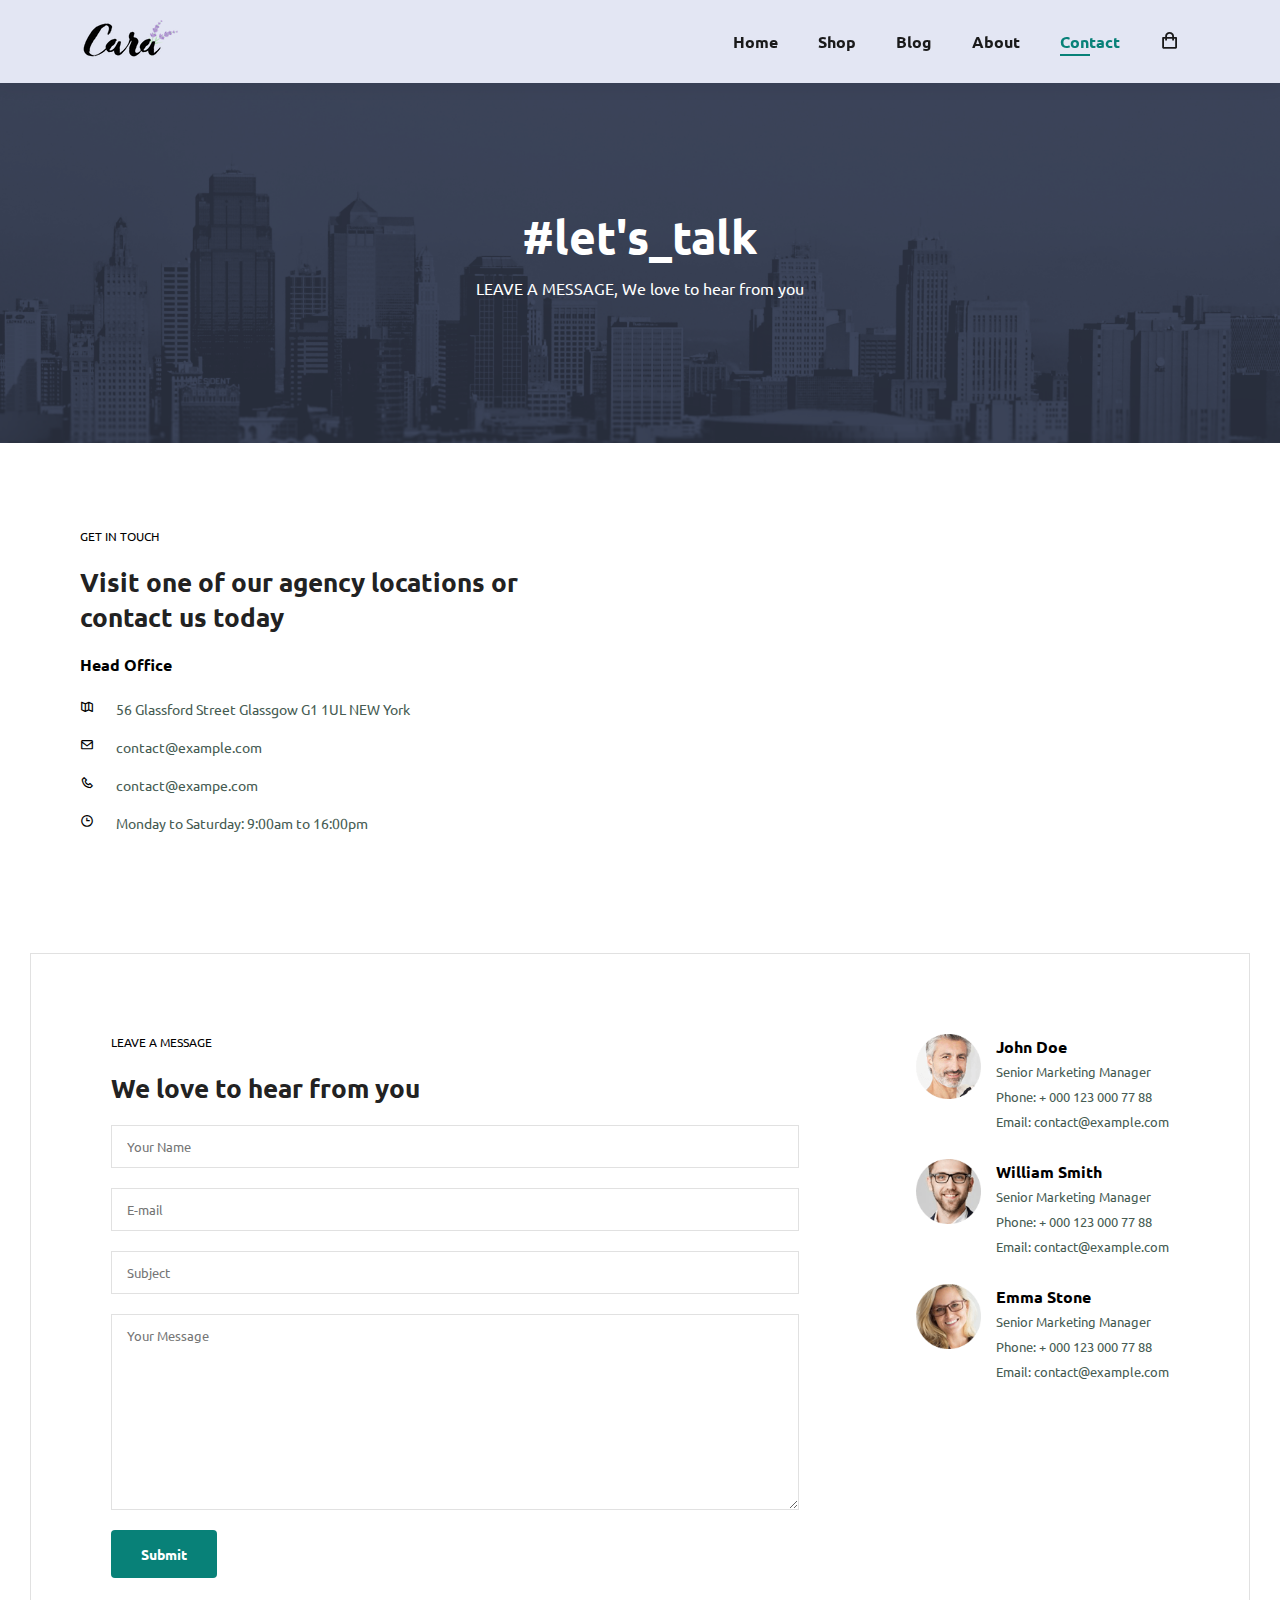
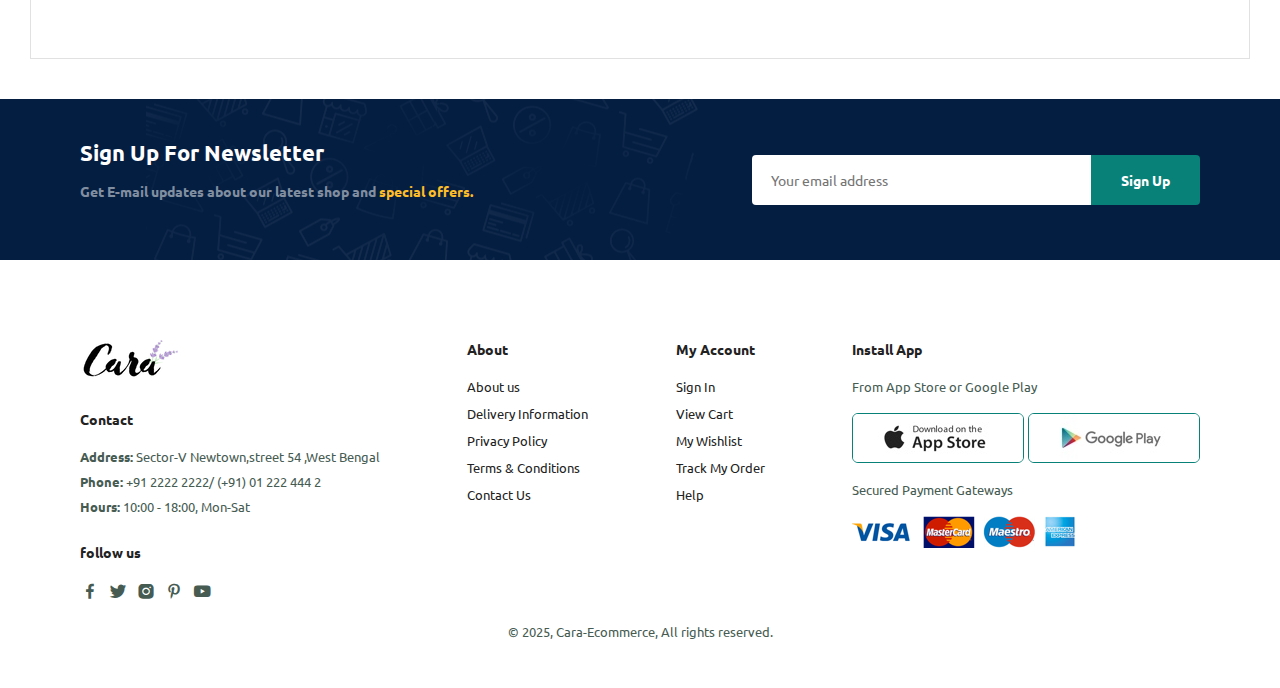
<file: contact.html>
<!DOCTYPE html>
<html lang="en">
<head>
    <meta charset="UTF-8">
    <meta http-equiv="X-UA-Compatible" content="IE-edge">
    <meta name="viewport" content="width=device-width, initial-scale=1.0">
    <title>Ecommerce Website</title>
    <link rel="stylesheet" href="style.css">
    <link href='https://unpkg.com/boxicons@2.1.4/css/boxicons.min.css' rel='stylesheet'>

</head>
<body>
    <!-- ========== Start navbar Section ========== -->
    <section id="header">
        <a href="#"><img src="img/logo.png" alt="logo"></a>

        <div>
            <ul id="navbar">
                <li><a href="index.html">Home</a></li>
                <li><a href="shop.html">Shop</a></li>
                <li><a href="blog.html">Blog</a></li>
                <li><a href="about.html">About</a></li>
                <li><a class="active" href="contact.html">Contact</a></li>
                <li id="lg-bag"><a href="cart.html"><i class='bx bx-shopping-bag'></i></a></li>
                <a href="#" id="close"><i class='bx bx-x'></i></a>
            </ul>
        </div>
        <div id="mobile">
            <a href="cart.html"><i class='bx bx-shopping-bag'></i></a>
            <i id="bar" class='bx bx-menu'></i>
        </div>
    </section>
    <!-- ========== End navbar Section ========== -->

    <!-- ========== Start hero Section ========== -->
    <section id="page-header" class="about-header">
        <h2>#let's_talk</h2>
        <p>LEAVE A MESSAGE, We love to hear from you </p>
    </section>
    <!-- ========== End hero Section ========== -->
    <!-- ========== Start contact Section ========== -->
    <section id="contact-details" class="section-p1">
         <div class="details">
            <span>GET IN TOUCH</span>
            <h2>Visit one of our agency locations or contact us today</h2>
            <h3>Head Office</h3>
            <div>
                <li>
                    <i class='bx bx-map-alt'></i>
                    <p>56 Glassford Street Glassgow G1 1UL NEW York</p>
                </li>
                <li>
                    <i class='bx bx-envelope'></i>
                    <p>contact@example.com</p>
                </li>
                <li>
                    <i class='bx bx-phone'></i>
                    <p>contact@exampe.com</p>
                </li>
                <li>
                    <i class='bx bx-time'></i>
                    <p>Monday to Saturday: 9:00am to 16:00pm</p>
                </li>

            </div>
         </div>
         <div class="map">
            <iframe src="https://www.google.com/maps/embed?pb=!1m18!1m12!1m3!1d117925.33439927742!2d88.34735275!3d22.53542735!2m3!1f0!2f0!3f0!3m2!1i1024!2i768!4f13.1!3m3!1m2!1s0x39f882db4908f667%3A0x43e330e68f6c2cbc!2sKolkata%2C%20West%20Bengal!5e0!3m2!1sen!2sin!4v1745058209080!5m2!1sen!2sin" 
            width="600" height="450" style="border:0;" allowfullscreen="" loading="lazy" referrerpolicy="no-referrer-when-downgrade"></iframe>
         </div>
    </section>
    <!-- ========== End contact Section ========== -->
    <!-- ========== Start form Section ========== -->
    <section id="form-details">
        <form action="">
            <span>LEAVE A MESSAGE</span>
            <h2>We love to hear from you</h2>
            <input type="text" placeholder="Your Name">
            <input type="text" placeholder="E-mail">
            <input type="text" placeholder="Subject">
            <textarea name="" id="" cols="30" rows="10" placeholder="Your Message"></textarea>
            <button class="normal">Submit</button>
        </form>

        <div class="people">
            <div>
                <img src="img/people/1.png" alt="">
                <p><span>John Doe</span> Senior Marketing Manager <br> Phone: + 000 123
                000 77 88 <br> Email: contact@example.com</p>
            </div>
            <div>
                <img src="img/people/2.png" alt="">
                <p><span>William Smith</span> Senior Marketing Manager <br> Phone: + 000 123
                000 77 88 <br> Email: contact@example.com</p>
            </div>
            <div>
                <img src="img/people/3.png" alt="">
                <p><span>Emma Stone</span> Senior Marketing Manager <br> Phone: + 000 123
                000 77 88 <br> Email: contact@example.com</p>
            </div>
            


        </div>
    </section>
    <!-- ========== End form Section ========== -->
    
    <!-- ========== Start newsletter Section ========== -->
    <section id="newsletter" class="section-p1 section-m1">
        <div class="newstext">
            <h4>Sign Up For Newsletter</h4>
            <p>Get E-mail updates about our latest shop and <span>special offers.</span></p>
        </div>
        <div class="form">
            <input type="text" placeholder="Your email address">
            <button class="normal">Sign Up</button>
        </div>
    </section>
    <!-- ========== End newsletter Section ========== -->
    

    <!-- ========== Start footer Section ========== -->
    <footer class="section-p1">
        <div class="col">
            <img class="logo" src="img/logo.png" alt="logo">
            <h4>Contact</h4>
            <p><strong>Address:</strong> Sector-V Newtown,street 54 ,West Bengal</p>
            <p><strong>Phone:</strong> +91 2222 2222/ (+91) 01 222 444 2</p>
            <p><strong>Hours:</strong> 10:00 - 18:00, Mon-Sat</p>
            <div class="follow">
                <h4>follow us</h4>
                <div class="icon">
                    <i class='bx bxl-facebook'></i>
                    <i class='bx bxl-twitter'></i>
                    <i class='bx bxl-instagram-alt'></i>
                    <i class='bx bxl-pinterest-alt'></i>
                    <i class='bx bxl-youtube'></i>
                </div>
            </div>
        </div>

        <div class="col">
            <h4>About</h4>
            <a href="#">About us</a>
            <a href="#">Delivery Information</a>
            <a href="#">Privacy Policy</a>
            <a href="#">Terms & Conditions</a>
            <a href="#">Contact Us</a>
        </div>

        <div class="col">
            <h4>My Account</h4>
            <a href="#">Sign In</a>
            <a href="#">View Cart</a>
            <a href="#">My Wishlist</a>
            <a href="#">Track My Order</a>
            <a href="#">Help</a>
        </div>

        <div class="col install">
            <h4>Install App</h4>
            <p>From App Store or Google Play</p>
            <div class="row">
                <img src="img/pay/app.jpg" alt="playstore">
                <img src="img/pay/play.jpg" alt="playstore">
            </div>
            <p>Secured Payment Gateways</p>
            <img src="img/pay/pay.png" alt="pay">
        </div>
        <div class="copyright">
            <p>&copy; 2025, Cara-Ecommerce, All rights reserved.</p>
        </div>
    </footer>
    <!-- ========== End footer Section ========== -->
    
    
    
    
    
    

    
    
    
    
    <script src="script.js"></script>
</body>
</html>
</file>
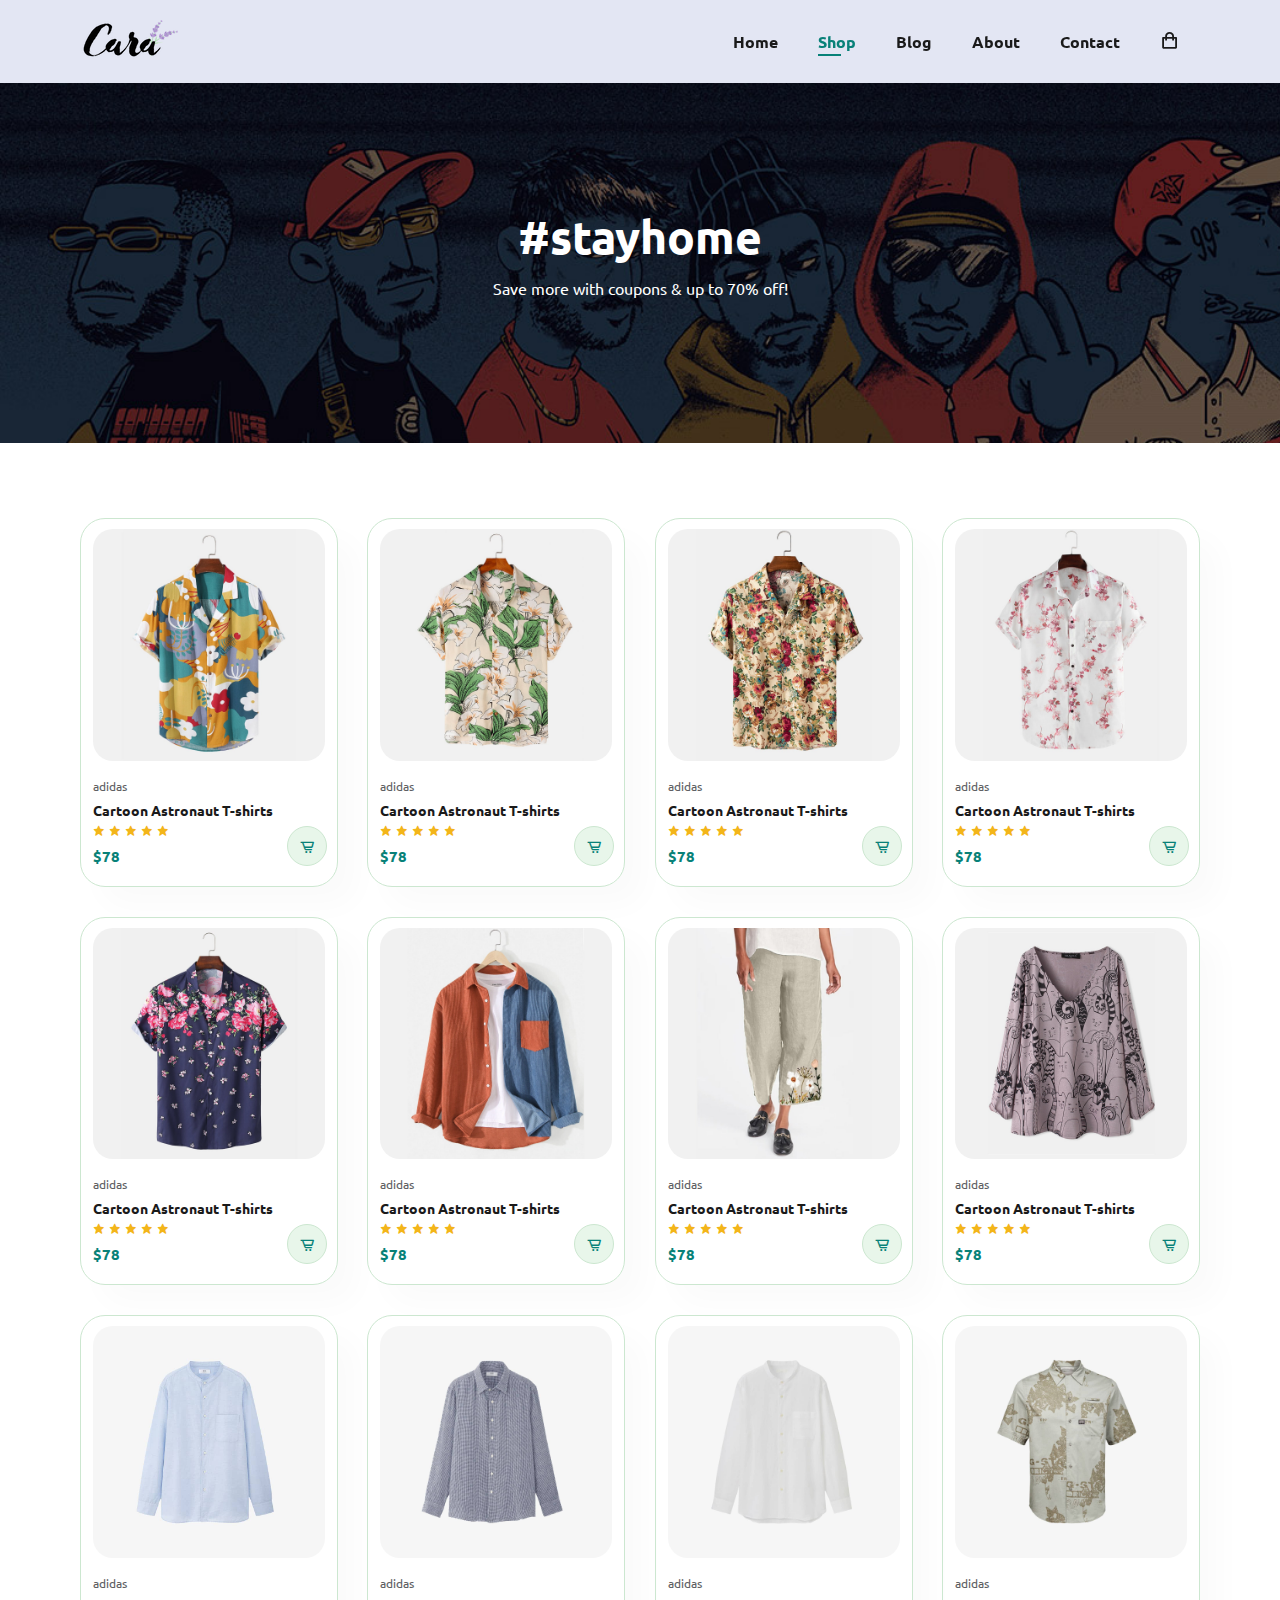
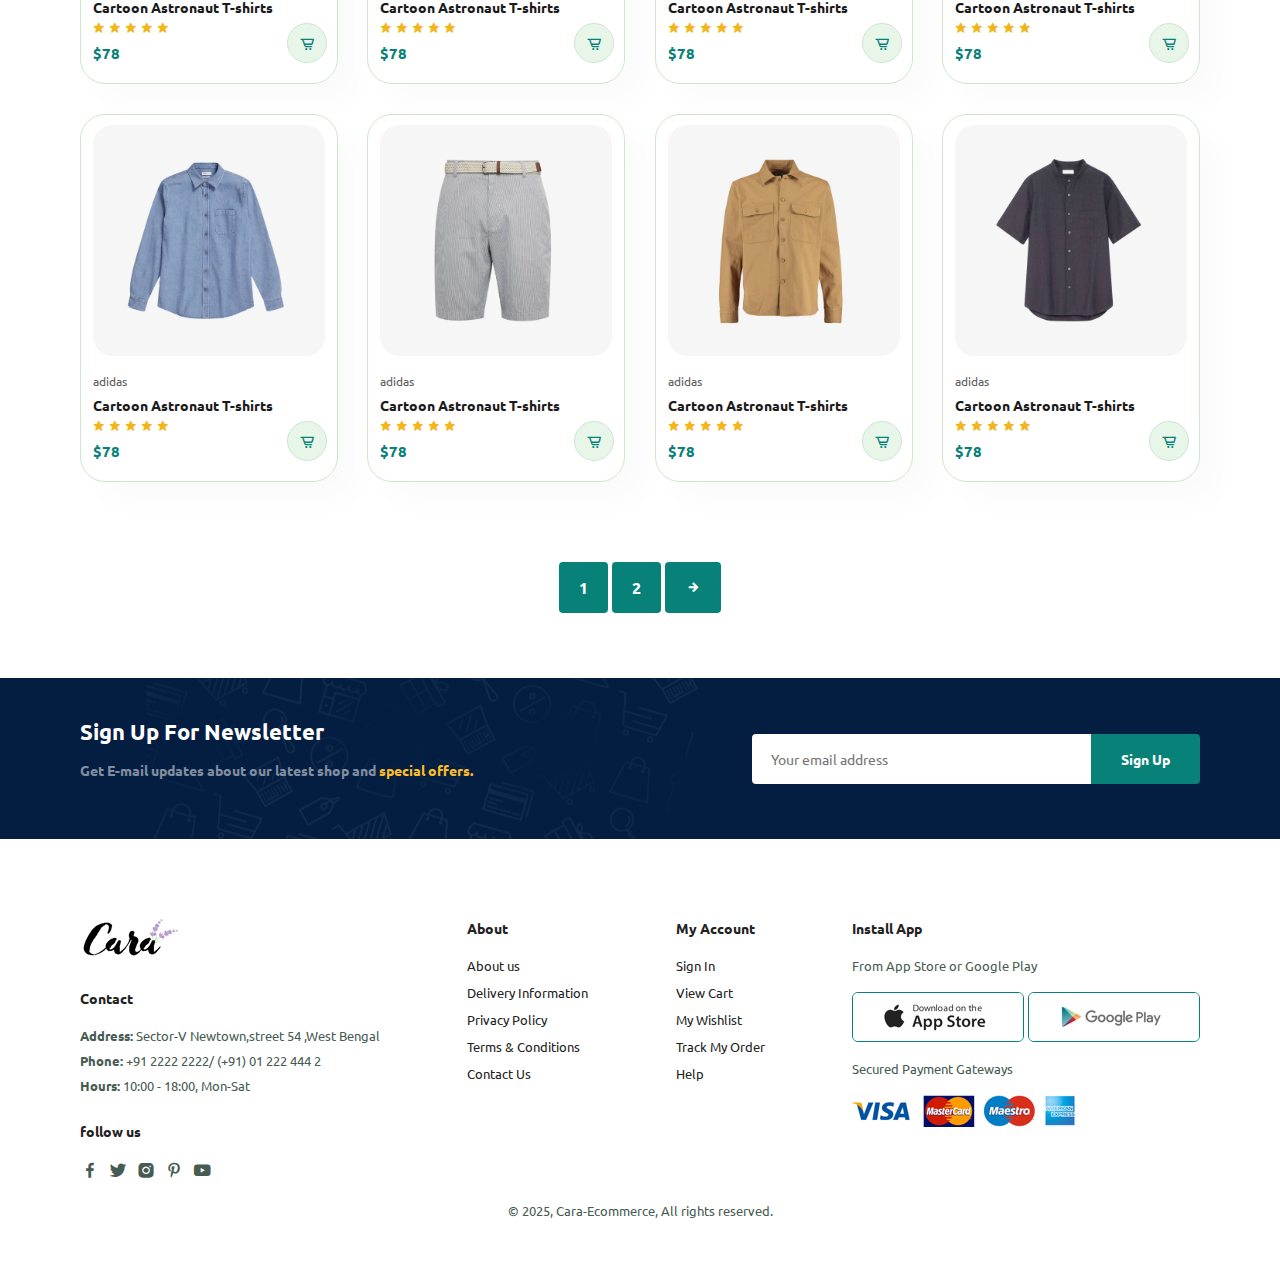
<file: shop.html>
<!DOCTYPE html>
<html lang="en">
<head>
    <meta charset="UTF-8">
    <meta http-equiv="X-UA-Compatible" content="IE-edge">
    <meta name="viewport" content="width=device-width, initial-scale=1.0">
    <title>Ecommerce Website</title>
    <link rel="stylesheet" href="style.css">
    <link href='https://unpkg.com/boxicons@2.1.4/css/boxicons.min.css' rel='stylesheet'>

</head>
<body>
    <!-- ========== Start navbar Section ========== -->
    <section id="header">
        <a href="#"><img src="img/logo.png" alt="logo"></a>

        <div>
            <ul id="navbar">
                <li><a href="index.html">Home</a></li>
                <li><a  class="active" href="shop.html">Shop</a></li>
                <li><a href="blog.html">Blog</a></li>
                <li><a href="about.html">About</a></li>
                <li><a href="contact.html">Contact</a></li>
                <li id="lg-bag"><a href="cart.html"><i class='bx bx-shopping-bag'></i></a></li>
                <a href="#" id="close"><i class='bx bx-x'></i></a>
            </ul>
        </div>
        <div id="mobile">
            <a href="cart.html"><i class='bx bx-shopping-bag'></i></a>
            <i id="bar" class='bx bx-menu'></i>
        </div>
    </section>
    <!-- ========== End navbar Section ========== -->

    <!-- ========== Start hero Section ========== -->
    <section id="page-header">
        <h2>#stayhome</h2>
        <p>Save more with coupons & up to 70% off! </p>
    </section>
    <!-- ========== End hero Section ========== -->
    
    <!-- ========== Start product Section ========== -->
    <section id="product1" class="section-p1">
        <div class="pro-container">
            <div class="pro" onclick="window.location.href='sproduct.html'; ">
                <img src="img/products/f1.jpg" alt="f1">
                <div class="des">
                    <span>adidas</span>
                    <h5>Cartoon Astronaut T-shirts</h5>
                    <div class="star">
                        <i class='bx bxs-star' ></i>
                        <i class='bx bxs-star' ></i>
                        <i class='bx bxs-star' ></i>
                        <i class='bx bxs-star' ></i>
                        <i class='bx bxs-star' ></i>
                    </div>
                    <h4>$78</h4>
                </div>
                <a href="#"><i class='bx bx-cart-alt cart' ></i></a>
            </div>

            <div class="pro">
                <img src="img/products/f2.jpg" alt="f1">
                <div class="des">
                    <span>adidas</span>
                    <h5>Cartoon Astronaut T-shirts</h5>
                    <div class="star">
                        <i class='bx bxs-star' ></i>
                        <i class='bx bxs-star' ></i>
                        <i class='bx bxs-star' ></i>
                        <i class='bx bxs-star' ></i>
                        <i class='bx bxs-star' ></i>
                    </div>
                    <h4>$78</h4>
                </div>
                <a href="#"><i class='bx bx-cart-alt cart' ></i></a>
            </div>

            <div class="pro">
                <img src="img/products/f3.jpg" alt="f1">
                <div class="des">
                    <span>adidas</span>
                    <h5>Cartoon Astronaut T-shirts</h5>
                    <div class="star">
                        <i class='bx bxs-star' ></i>
                        <i class='bx bxs-star' ></i>
                        <i class='bx bxs-star' ></i>
                        <i class='bx bxs-star' ></i>
                        <i class='bx bxs-star' ></i>
                    </div>
                    <h4>$78</h4>
                </div>
                <a href="#"><i class='bx bx-cart-alt cart' ></i></a>
            </div>

            <div class="pro">
                <img src="img/products/f4.jpg" alt="f1">
                <div class="des">
                    <span>adidas</span>
                    <h5>Cartoon Astronaut T-shirts</h5>
                    <div class="star">
                        <i class='bx bxs-star' ></i>
                        <i class='bx bxs-star' ></i>
                        <i class='bx bxs-star' ></i>
                        <i class='bx bxs-star' ></i>
                        <i class='bx bxs-star' ></i>
                    </div>
                    <h4>$78</h4>
                </div>
                <a href="#"><i class='bx bx-cart-alt cart' ></i></a>
            </div>

            <div class="pro">
                <img src="img/products/f5.jpg" alt="f1">
                <div class="des">
                    <span>adidas</span>
                    <h5>Cartoon Astronaut T-shirts</h5>
                    <div class="star">
                        <i class='bx bxs-star' ></i>
                        <i class='bx bxs-star' ></i>
                        <i class='bx bxs-star' ></i>
                        <i class='bx bxs-star' ></i>
                        <i class='bx bxs-star' ></i>
                    </div>
                    <h4>$78</h4>
                </div>
                <a href="#"><i class='bx bx-cart-alt cart' ></i></a>
            </div>

            <div class="pro">
                <img src="img/products/f6.jpg" alt="f1">
                <div class="des">
                    <span>adidas</span>
                    <h5>Cartoon Astronaut T-shirts</h5>
                    <div class="star">
                        <i class='bx bxs-star' ></i>
                        <i class='bx bxs-star' ></i>
                        <i class='bx bxs-star' ></i>
                        <i class='bx bxs-star' ></i>
                        <i class='bx bxs-star' ></i>
                    </div>
                    <h4>$78</h4>
                </div>
                <a href="#"><i class='bx bx-cart-alt cart' ></i></a>
            </div>

            <div class="pro">
                <img src="img/products/f7.jpg" alt="f1">
                <div class="des">
                    <span>adidas</span>
                    <h5>Cartoon Astronaut T-shirts</h5>
                    <div class="star">
                        <i class='bx bxs-star' ></i>
                        <i class='bx bxs-star' ></i>
                        <i class='bx bxs-star' ></i>
                        <i class='bx bxs-star' ></i>
                        <i class='bx bxs-star' ></i>
                    </div>
                    <h4>$78</h4>
                </div>
                <a href="#"><i class='bx bx-cart-alt cart' ></i></a>
            </div>

            <div class="pro">
                <img src="img/products/f8.jpg" alt="f1">
                <div class="des">
                    <span>adidas</span>
                    <h5>Cartoon Astronaut T-shirts</h5>
                    <div class="star">
                        <i class='bx bxs-star' ></i>
                        <i class='bx bxs-star' ></i>
                        <i class='bx bxs-star' ></i>
                        <i class='bx bxs-star' ></i>
                        <i class='bx bxs-star' ></i>
                    </div>
                    <h4>$78</h4>
                </div>
                <a href="#"><i class='bx bx-cart-alt cart' ></i></a>
            </div>
            <div class="pro">
                <img src="img/products/n1.jpg" alt="f1">
                <div class="des">
                    <span>adidas</span>
                    <h5>Cartoon Astronaut T-shirts</h5>
                    <div class="star">
                        <i class='bx bxs-star' ></i>
                        <i class='bx bxs-star' ></i>
                        <i class='bx bxs-star' ></i>
                        <i class='bx bxs-star' ></i>
                        <i class='bx bxs-star' ></i>
                    </div>
                    <h4>$78</h4>
                </div>
                <a href="#"><i class='bx bx-cart-alt cart' ></i></a>
            </div>

            <div class="pro">
                <img src="img/products/n2.jpg" alt="f1">
                <div class="des">
                    <span>adidas</span>
                    <h5>Cartoon Astronaut T-shirts</h5>
                    <div class="star">
                        <i class='bx bxs-star' ></i>
                        <i class='bx bxs-star' ></i>
                        <i class='bx bxs-star' ></i>
                        <i class='bx bxs-star' ></i>
                        <i class='bx bxs-star' ></i>
                    </div>
                    <h4>$78</h4>
                </div>
                <a href="#"><i class='bx bx-cart-alt cart' ></i></a>
            </div>

            <div class="pro">
                <img src="img/products/n3.jpg" alt="f1">
                <div class="des">
                    <span>adidas</span>
                    <h5>Cartoon Astronaut T-shirts</h5>
                    <div class="star">
                        <i class='bx bxs-star' ></i>
                        <i class='bx bxs-star' ></i>
                        <i class='bx bxs-star' ></i>
                        <i class='bx bxs-star' ></i>
                        <i class='bx bxs-star' ></i>
                    </div>
                    <h4>$78</h4>
                </div>
                <a href="#"><i class='bx bx-cart-alt cart' ></i></a>
            </div>

            <div class="pro">
                <img src="img/products/n4.jpg" alt="f1">
                <div class="des">
                    <span>adidas</span>
                    <h5>Cartoon Astronaut T-shirts</h5>
                    <div class="star">
                        <i class='bx bxs-star' ></i>
                        <i class='bx bxs-star' ></i>
                        <i class='bx bxs-star' ></i>
                        <i class='bx bxs-star' ></i>
                        <i class='bx bxs-star' ></i>
                    </div>
                    <h4>$78</h4>
                </div>
                <a href="#"><i class='bx bx-cart-alt cart' ></i></a>
            </div>

            <div class="pro">
                <img src="img/products/n5.jpg" alt="f1">
                <div class="des">
                    <span>adidas</span>
                    <h5>Cartoon Astronaut T-shirts</h5>
                    <div class="star">
                        <i class='bx bxs-star' ></i>
                        <i class='bx bxs-star' ></i>
                        <i class='bx bxs-star' ></i>
                        <i class='bx bxs-star' ></i>
                        <i class='bx bxs-star' ></i>
                    </div>
                    <h4>$78</h4>
                </div>
                <a href="#"><i class='bx bx-cart-alt cart' ></i></a>
            </div>

            <div class="pro">
                <img src="img/products/n6.jpg" alt="f1">
                <div class="des">
                    <span>adidas</span>
                    <h5>Cartoon Astronaut T-shirts</h5>
                    <div class="star">
                        <i class='bx bxs-star' ></i>
                        <i class='bx bxs-star' ></i>
                        <i class='bx bxs-star' ></i>
                        <i class='bx bxs-star' ></i>
                        <i class='bx bxs-star' ></i>
                    </div>
                    <h4>$78</h4>
                </div>
                <a href="#"><i class='bx bx-cart-alt cart' ></i></a>
            </div>

            <div class="pro">
                <img src="img/products/n7.jpg" alt="f1">
                <div class="des">
                    <span>adidas</span>
                    <h5>Cartoon Astronaut T-shirts</h5>
                    <div class="star">
                        <i class='bx bxs-star' ></i>
                        <i class='bx bxs-star' ></i>
                        <i class='bx bxs-star' ></i>
                        <i class='bx bxs-star' ></i>
                        <i class='bx bxs-star' ></i>
                    </div>
                    <h4>$78</h4>
                </div>
                <a href="#"><i class='bx bx-cart-alt cart' ></i></a>
            </div>

            <div class="pro">
                <img src="img/products/n8.jpg" alt="f1">
                <div class="des">
                    <span>adidas</span>
                    <h5>Cartoon Astronaut T-shirts</h5>
                    <div class="star">
                        <i class='bx bxs-star' ></i>
                        <i class='bx bxs-star' ></i>
                        <i class='bx bxs-star' ></i>
                        <i class='bx bxs-star' ></i>
                        <i class='bx bxs-star' ></i>
                    </div>
                    <h4>$78</h4>
                </div>
                <a href="#"><i class='bx bx-cart-alt cart' ></i></a>
            </div>
        </div>
    </section>
    <!-- ========== End  otherproduct Section ========== -->

    <!-- ========== Start pagination Section ========== -->
    <section id="pagination" class="section-p1">
        <a href="#">1</a>
        <a href="#">2</a>
        <a href="#"><i class='bx bx-right-arrow-alt'></i></a>
    </section>
    <!-- ========== End pagination Section ========== -->
    

    <!-- ========== Start newsletter Section ========== -->
    <section id="newsletter" class="section-p1 section-m1">
        <div class="newstext">
            <h4>Sign Up For Newsletter</h4>
            <p>Get E-mail updates about our latest shop and <span>special offers.</span></p>
        </div>
        <div class="form">
            <input type="text" placeholder="Your email address">
            <button class="normal">Sign Up</button>
        </div>
    </section>
    <!-- ========== End newsletter Section ========== -->

    <!-- ========== Start footer Section ========== -->
    <footer class="section-p1">
        <div class="col">
            <img class="logo" src="img/logo.png" alt="logo">
            <h4>Contact</h4>
            <p><strong>Address:</strong> Sector-V Newtown,street 54 ,West Bengal</p>
            <p><strong>Phone:</strong> +91 2222 2222/ (+91) 01 222 444 2</p>
            <p><strong>Hours:</strong> 10:00 - 18:00, Mon-Sat</p>
            <div class="follow">
                <h4>follow us</h4>
                <div class="icon">
                    <i class='bx bxl-facebook'></i>
                    <i class='bx bxl-twitter'></i>
                    <i class='bx bxl-instagram-alt'></i>
                    <i class='bx bxl-pinterest-alt'></i>
                    <i class='bx bxl-youtube'></i>
                </div>
            </div>
        </div>

        <div class="col">
            <h4>About</h4>
            <a href="#">About us</a>
            <a href="#">Delivery Information</a>
            <a href="#">Privacy Policy</a>
            <a href="#">Terms & Conditions</a>
            <a href="#">Contact Us</a>
        </div>

        <div class="col">
            <h4>My Account</h4>
            <a href="#">Sign In</a>
            <a href="#">View Cart</a>
            <a href="#">My Wishlist</a>
            <a href="#">Track My Order</a>
            <a href="#">Help</a>
        </div>

        <div class="col install">
            <h4>Install App</h4>
            <p>From App Store or Google Play</p>
            <div class="row">
                <img src="img/pay/app.jpg" alt="playstore">
                <img src="img/pay/play.jpg" alt="playstore">
            </div>
            <p>Secured Payment Gateways</p>
            <img src="img/pay/pay.png" alt="pay">
        </div>
        <div class="copyright">
            <p>&copy; 2025, Cara-Ecommerce, All rights reserved.</p>
        </div>
    </footer>
    <!-- ========== End footer Section ========== -->
    
    
    
    
    
    

    
    
    
    
    <script src="script.js"></script>
</body>
</html>
</file>
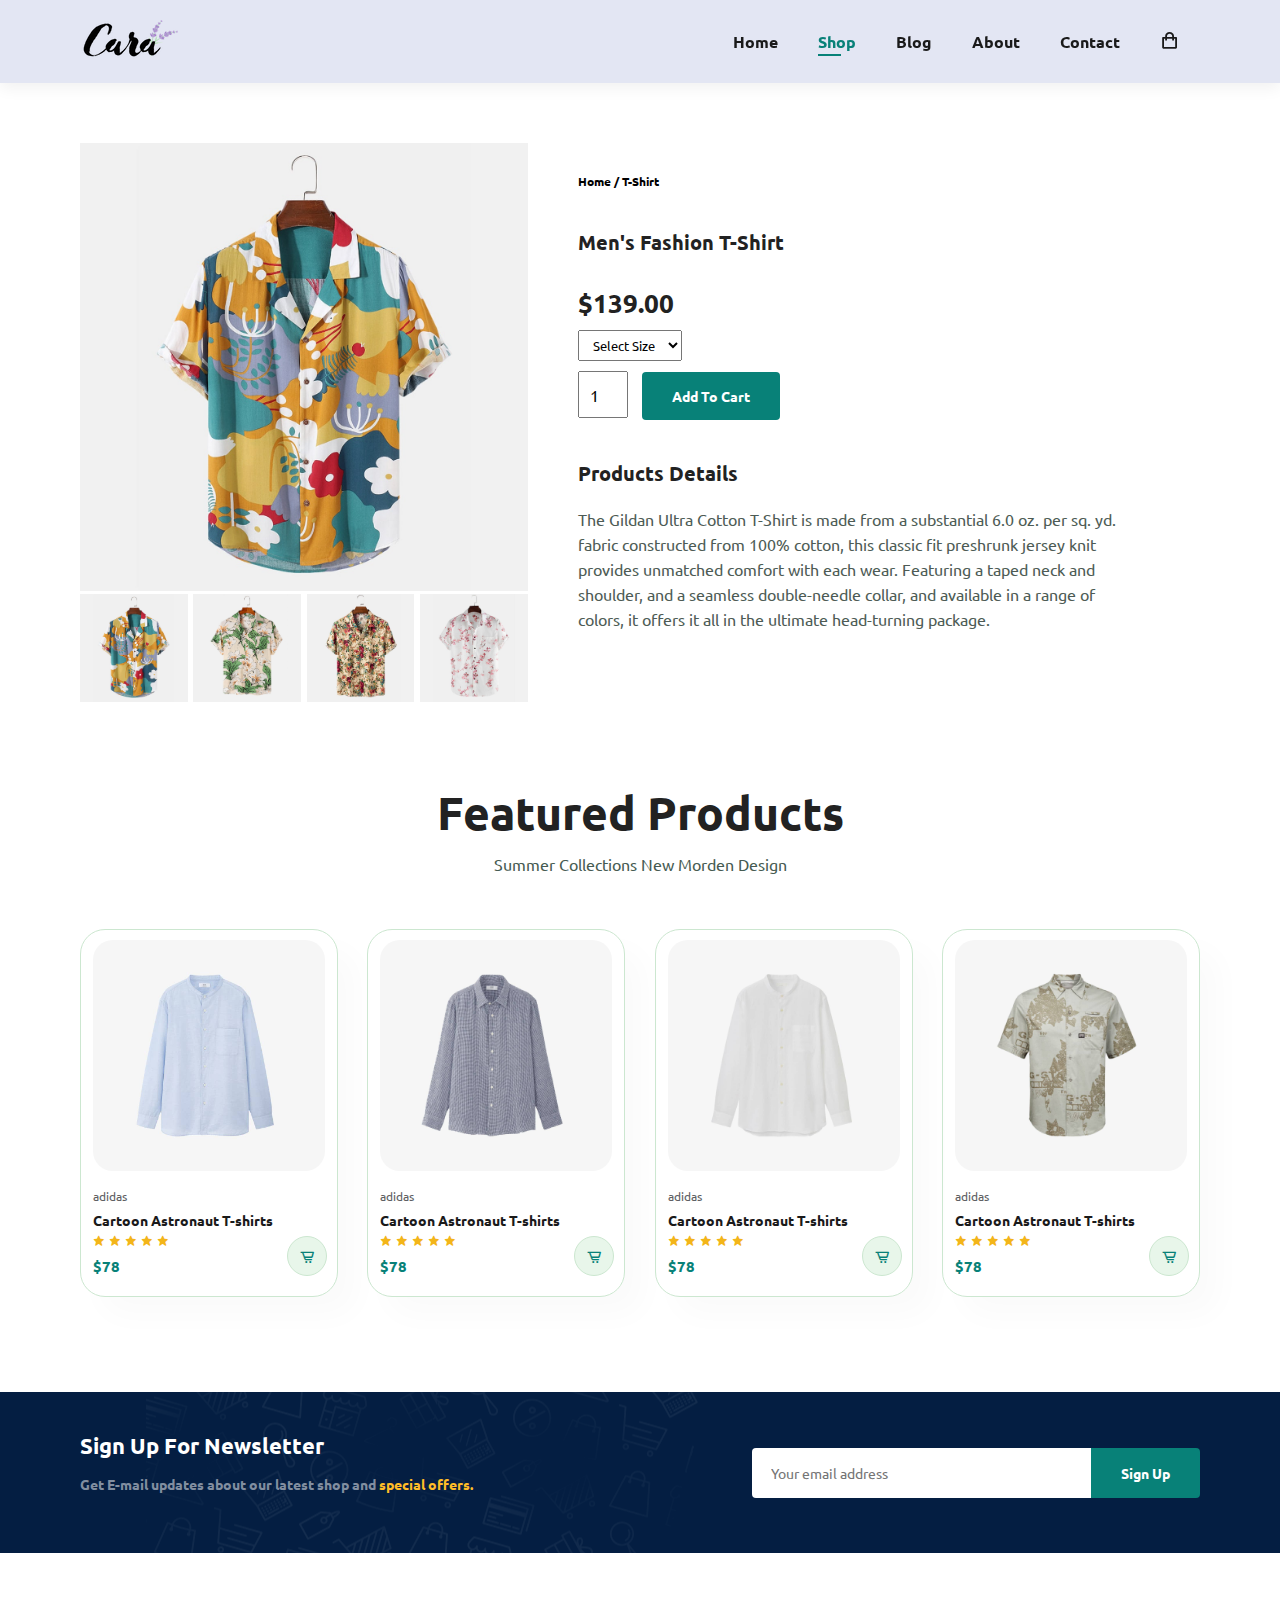
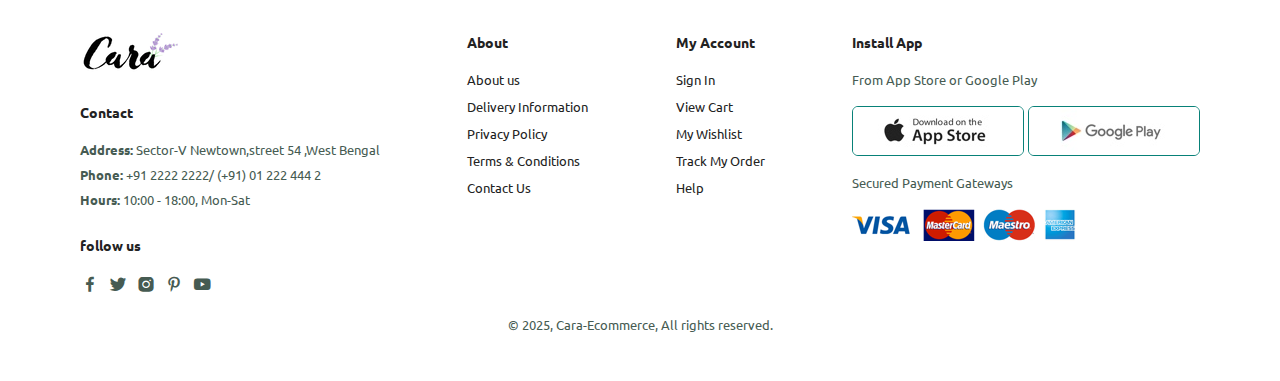
<file: sproduct.html>
<!DOCTYPE html>
<html lang="en">
<head>
    <meta charset="UTF-8">
    <meta http-equiv="X-UA-Compatible" content="IE-edge">
    <meta name="viewport" content="width=device-width, initial-scale=1.0">
    <title>Ecommerce Website</title>
    <link rel="stylesheet" href="style.css">
    <link href='https://unpkg.com/boxicons@2.1.4/css/boxicons.min.css' rel='stylesheet'>

</head>
<body>
    <!-- ========== Start navbar Section ========== -->
    <section id="header">
        <a href="#"><img src="img/logo.png" alt="logo"></a>

        <div>
            <ul id="navbar">
                <li><a href="index.html">Home</a></li>
                <li><a  class="active" href="shop.html">Shop</a></li>
                <li><a href="blog.html">Blog</a></li>
                <li><a href="about.html">About</a></li>
                <li><a href="contact.html">Contact</a></li>
                <li id="lg-bag"><a href="cart.html"><i class='bx bx-shopping-bag'></i></a></li>
                <a href="#" id="close"><i class='bx bx-x'></i></a>
            </ul>
        </div>
        <div id="mobile">
            <a href="cart.html"><i class='bx bx-shopping-bag'></i></a>
            <i id="bar" class='bx bx-menu'></i>
        </div>
    </section>
    <!-- ========== End navbar Section ========== -->
     <!-- ========== Start Details Section ========== -->
     <section id="prodetails" class="section-p1">
        <div class="single-pro-image">
            <img src="img/products/f1.jpg" alt="photo" width="100%" id="MainImg" >
            <div class="small-img-group">
                <div class="small-img-col">
                    <img src="img/products/f1.jpg" alt="photo" width="100%" class="small-img">
                </div>
                <div class="small-img-col">
                    <img src="img/products/f2.jpg" alt="photo" width="100%" class="small-img">
                </div>
                <div class="small-img-col">
                    <img src="img/products/f3.jpg" alt="photo" width="100%" class="small-img">
                </div>
                <div class="small-img-col">
                    <img src="img/products/f4.jpg" alt="photo" width="100%" class="small-img">
                </div>
            </div>
        </div>
        <div class="single-pro-details">
            <h6>Home / T-Shirt</h6>
            <h4>Men's Fashion T-Shirt</h4>
            <h2>$139.00</h2>
            <select>
                <option>Select Size</option>
                <option>XL</option>
                <option>XXL</option>
                <option>Small</option>
                <option>Large</option>
            </select>
            <input type="number" value="1">
            <button class="normal">Add To Cart</button>
            <h4>Products Details</h4>
            <span>The Gildan Ultra Cotton T-Shirt is made from a substantial 6.0 oz. per sq. yd. 
                fabric constructed from 100% cotton, this classic fit preshrunk jersey
                knit provides unmatched comfort with each wear. Featuring a taped neck and 
                shoulder, and a seamless double-needle collar, and available in a range of colors, 
                it offers it all in the ultimate head-turning package.
            </span>
        </div>
     </section>
     <section id="product1" class="section-p1">
        <h2>Featured Products</h2>
        <p>Summer Collections New Morden Design</p>
        <div class="pro-container">
            <div class="pro">
                <img src="img/products/n1.jpg" alt="f1">
                <div class="des">
                    <span>adidas</span>
                    <h5>Cartoon Astronaut T-shirts</h5>
                    <div class="star">
                        <i class='bx bxs-star' ></i>
                        <i class='bx bxs-star' ></i>
                        <i class='bx bxs-star' ></i>
                        <i class='bx bxs-star' ></i>
                        <i class='bx bxs-star' ></i>
                    </div>
                    <h4>$78</h4>
                </div>
                <a href="#"><i class='bx bx-cart-alt cart' ></i></a>
            </div>

            <div class="pro">
                <img src="img/products/n2.jpg" alt="f1">
                <div class="des">
                    <span>adidas</span>
                    <h5>Cartoon Astronaut T-shirts</h5>
                    <div class="star">
                        <i class='bx bxs-star' ></i>
                        <i class='bx bxs-star' ></i>
                        <i class='bx bxs-star' ></i>
                        <i class='bx bxs-star' ></i>
                        <i class='bx bxs-star' ></i>
                    </div>
                    <h4>$78</h4>
                </div>
                <a href="#"><i class='bx bx-cart-alt cart' ></i></a>
            </div>

            <div class="pro">
                <img src="img/products/n3.jpg" alt="f1">
                <div class="des">
                    <span>adidas</span>
                    <h5>Cartoon Astronaut T-shirts</h5>
                    <div class="star">
                        <i class='bx bxs-star' ></i>
                        <i class='bx bxs-star' ></i>
                        <i class='bx bxs-star' ></i>
                        <i class='bx bxs-star' ></i>
                        <i class='bx bxs-star' ></i>
                    </div>
                    <h4>$78</h4>
                </div>
                <a href="#"><i class='bx bx-cart-alt cart' ></i></a>
            </div>

            <div class="pro">
                <img src="img/products/n4.jpg" alt="f1">
                <div class="des">
                    <span>adidas</span>
                    <h5>Cartoon Astronaut T-shirts</h5>
                    <div class="star">
                        <i class='bx bxs-star' ></i>
                        <i class='bx bxs-star' ></i>
                        <i class='bx bxs-star' ></i>
                        <i class='bx bxs-star' ></i>
                        <i class='bx bxs-star' ></i>
                    </div>
                    <h4>$78</h4>
                </div>
                <a href="#"><i class='bx bx-cart-alt cart' ></i></a>
            </div>
        </div>
    </section>
     <!-- ========== End Details Section ========== -->
     
    <!-- ========== Start newsletter Section ========== -->
    <section id="newsletter" class="section-p1 section-m1">
        <div class="newstext">
            <h4>Sign Up For Newsletter</h4>
            <p>Get E-mail updates about our latest shop and <span>special offers.</span></p>
        </div>
        <div class="form">
            <input type="text" placeholder="Your email address">
            <button class="normal">Sign Up</button>
        </div>
    </section>
    <!-- ========== End newsletter Section ========== -->

    <!-- ========== Start footer Section ========== -->
    <footer class="section-p1">
        <div class="col">
            <img class="logo" src="img/logo.png" alt="logo">
            <h4>Contact</h4>
            <p><strong>Address:</strong> Sector-V Newtown,street 54 ,West Bengal</p>
            <p><strong>Phone:</strong> +91 2222 2222/ (+91) 01 222 444 2</p>
            <p><strong>Hours:</strong> 10:00 - 18:00, Mon-Sat</p>
            <div class="follow">
                <h4>follow us</h4>
                <div class="icon">
                    <i class='bx bxl-facebook'></i>
                    <i class='bx bxl-twitter'></i>
                    <i class='bx bxl-instagram-alt'></i>
                    <i class='bx bxl-pinterest-alt'></i>
                    <i class='bx bxl-youtube'></i>
                </div>
            </div>
        </div>

        <div class="col">
            <h4>About</h4>
            <a href="#">About us</a>
            <a href="#">Delivery Information</a>
            <a href="#">Privacy Policy</a>
            <a href="#">Terms & Conditions</a>
            <a href="#">Contact Us</a>
        </div>

        <div class="col">
            <h4>My Account</h4>
            <a href="#">Sign In</a>
            <a href="#">View Cart</a>
            <a href="#">My Wishlist</a>
            <a href="#">Track My Order</a>
            <a href="#">Help</a>
        </div>

        <div class="col install">
            <h4>Install App</h4>
            <p>From App Store or Google Play</p>
            <div class="row">
                <img src="img/pay/app.jpg" alt="playstore">
                <img src="img/pay/play.jpg" alt="playstore">
            </div>
            <p>Secured Payment Gateways</p>
            <img src="img/pay/pay.png" alt="pay">
        </div>
        <div class="copyright">
            <p>&copy; 2025, Cara-Ecommerce, All rights reserved.</p>
        </div>
    </footer>
    <!-- ========== End footer Section ========== -->
    
    <script>
        var MainImg=document.getElementById("MainImg");
        var smallimg=document.getElementsByClassName("small-img");
        smallimg[0].onclick = function() {
            MainImg.src=smallimg[0].src;
        }
        smallimg[1].onclick = function() {
            MainImg.src=smallimg[1].src;
        }
        smallimg[2].onclick = function() {
            MainImg.src=smallimg[2].src;
        }
        smallimg[3].onclick = function() {
            MainImg.src=smallimg[3].src;
        }
    </script>
    
    
    
    
    

    
    
    
    
    <script src="script.js"></script>
</body>
</html>
</file>
<file: style.css>
/* @import url('https://fonts.googleapis.com/css2?family=Inter:ital,opsz,wght@0,14..32,100..900;1,14..32,100..900&family=League+Spartan:wght@100..900&family=Montserrat:ital,wght@0,100..900;1,100..900&family=Poppins:ital,wght@0,100;0,200;0,300;0,400;0,500;0,600;0,700;0,800;0,900;1,100;1,200;1,300;1,400;1,500;1,600;1,700;1,800;1,900&display=swap'); */
@import url('https://fonts.googleapis.com/css2?family=Inter:ital,opsz,wght@0,14..32,100..900;1,14..32,100..900&family=League+Spartan:wght@100..900&family=Montserrat:ital,wght@0,100..900;1,100..900&family=Poppins:ital,wght@0,100;0,200;0,300;0,400;0,500;0,600;0,700;0,800;0,900;1,100;1,200;1,300;1,400;1,500;1,600;1,700;1,800;1,900&family=Ubuntu:ital,wght@0,300;0,400;0,500;0,700;1,300;1,400;1,500;1,700&display=swap');
*{
    margin: 0;
    padding: 0;
    box-sizing: border-box;
    font-family: 'Ubuntu',sans-serif;
}
h1{
    font-size: 50px;
    line-height: 64px;
    color: #222;
}
h2{
    font-size: 46px;
    line-height: 54px;
    color: #222;
}
h4{
    font-size: 20px;
    color: #222;
}
h6{
    font-weight: 700;
    font-size: 12px;
}
p{
    font-size: 16px;
    color: #465b52;
    margin: 15px 0 20px 0;
}
.section-p1{
    padding: 40px 80px;
}
.section-m1{
    margin: 40px 0;
}
button.normal{
    font-size: 14px;
    font-weight: 600;
    padding: 15px 30px;
    color: #000;
    background-color: #fff;
    border-radius: 4px;
    cursor: pointer;
    border: none;
    outline: none;
    transition: 0.2s;
    -webkit-border-radius: 4px;
    -moz-border-radius: 4px;
    -ms-border-radius: 4px;
    -o-border-radius: 4px;
    -webkit-transition: 0.2s;
    -moz-transition: 0.2s;
    -ms-transition: 0.2s;
    -o-transition: 0.2s;
}
button.white{
    font-size: 13px;
    font-weight: 600;
    padding: 11px 18px;
    color: #fff;
    background-color: transparent;;
    cursor: pointer;
    border: 1px solid #fff;
    outline: none;
    transition: 0.2s;
    -webkit-transition: 0.2s;
    -moz-transition: 0.2s;
    -ms-transition: 0.2s;
    -o-transition: 0.2s;
}
body{
    width: 100%;
}
/***** header Section *****/ 
#header{
    display: flex;
    align-items: center;
    justify-content: space-between;
    padding: 20px 80px;
    background: #E3E6F3;
    box-shadow: 0 5px 15px rgba(0,0,0,0.06);
    z-index: 999;
    position: sticky;
    top: 0;
    left: 0;
}
#navbar{
    display: flex;
    justify-content: center;
    align-items: center;

}
#navbar li{
    list-style: none;
    padding: 0 20px;
    position: relative;
}
#navbar li a{
    text-decoration: none;
    font-size: 16px;
    font-weight: 600;
    color: #1a1a1a;
    transition: 0.3s ease;
    -webkit-transition: 0.3s ease;
    -moz-transition: 0.3s ease;
    -ms-transition: 0.3s ease;
    -o-transition: 0.3s ease;
}
#navbar li a i{
    font-size: 20px;
}
#navbar li a:hover,
#navbar li a.active {
    color: #088178;
}
#navbar li a.active::after,
#navbar li a:hover::after {
    content: "";
    width: 30%;
    height: 2px;
    background: #088178;
    position: absolute;
    bottom: -4px;
    left: 20px;
}
#mobile{
    display: none;
    align-items: center;
}
#close{
    display: none;
}

 /***** End header Section *****/

 /***** Home Section *****/ 
#hero{
    background-image: url("img/hero4.png");
    height: 90vh;
    width: 100%;
    background-size: cover;
    background-position: top 25% right 0;
    padding: 0 80px;
    display: flex;
    flex-direction: column;
    align-items: flex-start;
    justify-content: center;
}
#hero h4{
    padding-bottom: 15px;
}
#hero h1{
    color: #088178;
}
#hero button{
    background-image:url("img/button.png");
    background-color: transparent;
    color: #088178;
    border: 0;
    padding: 14px 80px 14px 65px;
    background-repeat: no-repeat;
    cursor: pointer;
    font-weight: 700;
    font-size: 15px;
}

#feature{
    display: flex;
    align-items: center;
    justify-content: space-between;
    flex-wrap: wrap;
}

#feature .fe-box{
    width: 180px;
    text-align: center;
    padding: 25px 15px;
    box-shadow: 20px 20px 34px rgba(0, 0, 0, 0.03);
    border: 1px solid #cce7d0;
    border-radius: 4px;
    margin: 15px 0;
    -webkit-border-radius: 4px;
    -moz-border-radius: 4px;
    -ms-border-radius: 4px;
    -o-border-radius: 4px;
}
#feature .fe-box:hover{
  transform: translateY(-5px);
  box-shadow: 0 6px 12px rgba(0, 0, 0, 0.2);
}
#feature .fe-box img{
    width: 100%;
    margin-bottom: 10px;
}
#feature .fe-box h6{
    display: inline-block;
    padding: 9px 8px 6px 8px ;
    line-height: 1;
    border-radius: 4px;
    color: #088178;
    background-color: #fddde4;
    -webkit-border-radius: 4px;
    -moz-border-radius: 4px;
    -ms-border-radius: 4px;
    -o-border-radius: 4px;
}
#feature .fe-box:nth-child(2) h6{
    background-color: #cdebbc;
}
#feature .fe-box:nth-child(3) h6{
    background-color: #d1e8f2;
}
#feature .fe-box:nth-child(4) h6{
    background-color: #cdd4f8;
}
#feature .fe-box:nth-child(5) h6{
    background-color: #f6dbf6;
}
#feature .fe-box:nth-child(6) h6{
    background-color: #fff2e5;
}

#product1{
    text-align: center;
}
#product1 .pro-container{
    display: flex;
    justify-content: space-between;
    padding-top: 20px;
    flex-wrap: wrap;
    align-items: center;
}
#product1 .pro{
    width: 23%;
    min-width: 250px;
    padding: 10px 12px;
    border: 1px solid #cce7d0;
    border-radius: 25px;
    cursor: pointer;
    box-shadow: 20px 20px 30px rgba(0, 0, 0, 0.02) ;
    margin: 15px 0;
    -webkit-border-radius: 25px;
    -moz-border-radius: 25px;
    -ms-border-radius: 25px;
    -o-border-radius: 25px;
    transition: 0.2s ease;
    -webkit-transition: 0.2s ease;
    -moz-transition: 0.2s ease;
    -ms-transition: 0.2s ease;
    -o-transition: 0.2s ease;
    position: relative;
}
#product1 .pro:hover{
  transform: translateY(-5px);
  box-shadow: 20px 20px 30px rgba(0, 0, 0, 0.2);
}

#product1 .pro img{
    width: 100%;
    border-radius: 20px;
    -webkit-border-radius: 20px;
    -moz-border-radius: 20px;
    -ms-border-radius: 20px;
    -o-border-radius: 20px;
}
#product1 .pro .des{
    text-align: start;
    padding: 10px 0;
}
#product1 .pro .des span{
    color: #606063;
    font-size: 12px;
}
#product1 .pro .des h5{
    padding-top: 7px;
    color: #1a1a1a;
    font-size: 14px;
}
#product1 .pro .des i{
    font-size: 12px;
    color: rgba(243, 181, 25);
}
#product1 .pro .des h4{
    padding-top: 7px;
    font-size: 15px;
    font-weight: 700;
    color: #088178;
}
#product1 .pro .cart {
    width: 40px;
    height: 40px;
    line-height: 40px;
    border-radius: 50px;
    background-color: #e8f6ea;
    font-weight: 500;
    color: #088178;
    border: 1px solid #cce7d0;
    position: absolute;
    bottom: 20px;
    right: 10px;
    -webkit-border-radius: 50px;
    -moz-border-radius: 50px;
    -ms-border-radius: 50px;
    -o-border-radius: 50px;
}

#banner{
    display: flex;
    flex-direction: column;
    justify-content: center;
    align-items: center;
    text-align: center;
    background-image: url("img/banner/b2.jpg");
    width: 100%;
    height: 40vh;
    background-size: cover;
    background-position: center;
}
#banner h4{
    color: #fff;
    font-size: 16px;
}
#banner h2{
    color: #fff;
    font-size: 30px;
    padding: 10px 0;
}
#banner h2 span{
    color: #ef3636;
}
#banner button:hover{
    background-color: #088178;
    columns: #fff;
}
#sm-banner{
    display: flex;
    justify-content: space-between;
    flex-wrap: wrap;
}
#sm-banner .banner-box{
    display: flex;
    flex-direction: column;
    justify-content: center;
    align-items: flex-start;
    background-image: url("img/banner/b17.jpg");
    min-width: 660px;
    height: 50vh;
    background-size: cover;
    background-position: center;
    padding: 30px;
}
#sm-banner .banner-box2{
    background-image: url("img/banner/b10.jpg");
}
#sm-banner h4{
    color: #fff;
    font-size: 20px;
    font-weight: 300;
}
#sm-banner h2{
    color: #fff;
    font-size: 28px;
    font-weight: 800;
}
#sm-banner span{
    color: #fff;
    font-size: 14px;
    font-weight: 500;
    padding-bottom: 15px;
}
#sm-banner .banner-box:hover button{
    background: #088178;
    border: 1px solid #088178;
}
#banner3{
    display: flex;
    justify-content: space-between;
    flex-wrap: wrap;
    padding: 0 80px;
}
#banner3 .banner-box{
    display: flex;
    flex-direction: column;
    justify-content: center;
    align-items: flex-start;
    background-image: url("img/banner/b7.jpg");
    min-width: 30%;
    height: 30vh;
    background-size: cover;
    background-position: center;
    padding: 20px;
    margin-bottom: 20px;
}
#banner3 .banner-box2{
    background-image: url("img/banner/b4.jpg");
}
#banner3 .banner-box3{
    background-image: url("img/banner/b18.jpg");
}
#banner3 h2{
    color: #fff;
    font-weight: 900;
    font-size: 22px;
}
#banner3 h3{
    color: #ec544e;
    font-weight: 800;
    font-size: 15px;
}

#newsletter{
    display: flex;
    justify-content: space-between;
    flex-wrap: wrap;
    align-items: center;
    background-image: url("img/banner/b14.png");
    background-repeat: no-repeat;
    background-position: 20% 30%;
    background-color: #041e42;
}
#newsletter h4{
    font-size: 22px;
    font-weight: 700;
    color: #fff;
}
#newsletter p{
    font-size: 14px;
    font-weight: 600;
    color: #818ea0;
}
#newsletter p span{
    color: #ffbd27;
}
#newsletter .form{
    display: flex;
    width: 40%;
}
#newsletter input{
    height: 3.125rem;
    padding: 0 1.25em;
    font-size: 14px;
    width: 100%;
    border: 1px solid transparent;
    border-radius: 4px;
    -webkit-border-radius: 4px;
    -moz-border-radius: 4px;
    -ms-border-radius: 4px;
    -o-border-radius: 4px;
    outline: none;
    border-top-right-radius: 0;
    border-bottom-right-radius: 0;
}
#newsletter button{
    background-color: #088178;
    color: #fff;
    white-space: nowrap;
    border-top-left-radius: 0;
    border-bottom-left-radius: 0;
}

footer{
    display: flex;
    flex-wrap: wrap;
    justify-content: space-between;
}
footer .col{
    display: flex;
    flex-direction: column;
    align-items: flex-start;
    margin-bottom: 20px;
}
footer .logo{
    margin-bottom: 30px;
}
footer h4{
    font-size: 14px;
    padding-bottom: 20px;
}
footer p{
    font-size: 13px;
    margin: 0 0 8px 0;
}
footer a{
    font-size: 13px;
    text-decoration: none;
    color: #222;
    margin-bottom: 10px;
}
footer .follow{
    margin-top: 20px;
}
footer .follow i{
    color: #465b52;
    padding-right: 4px;
    cursor: pointer;
    font-size: 20px;
}
footer .install .row img{
    border: 1px solid #088178;
    border-radius: 6px;
    -webkit-border-radius: 6px;
    -moz-border-radius: 6px;
    -ms-border-radius: 6px;
    -o-border-radius: 6px;
}
footer .install img{
    margin: 10px 0 15px 0;
}
footer .follow i:hover,
footer a:hover{
    color: #088178;
}
footer .copyright{
    width: 100%;
    text-align: center;
}
  /***** End Home Section *****/

/***** shop page Section *****/ 
#page-header{
    background-image: url("img/banner/b1.jpg");
    width: 100%;
    height: 40vh;
    background-size: cover;
    display: flex;
    justify-content: center;
    text-align: center;
    flex-direction: column;
    padding: 14px;
}
#page-header h2,
#page-header p{
    color: #fff;
}
#pagination{
    text-align: center;
}
#pagination a{
    text-decoration: none;
    background-color: #088178;
    padding: 15px 20px;
    border-radius: 4px;
    color: #fff;
    font-weight: 600;
    -webkit-border-radius: 4px;
    -moz-border-radius: 4px;
    -ms-border-radius: 4px;
    -o-border-radius: 4px;
}
#pagination a i{
    font-size: 16px;
    font-weight: 600;
}

 /***** End shop page Section *****/

 /***** single product Section *****/ 
 #prodetails{
    display: flex;
    margin-top: 20px;
 }
 #prodetails .single-pro-image{
    width: 40%;
    margin-right: 50px;
 }
 .small-img-group{
    display: flex;
    justify-content: space-between;
 }
 .small-img-col{
    flex-basis: 24%;
    cursor: pointer;
 }
 #prodetails .single-pro-details{
    width: 50%;
    padding-top: 30px;
 }
 #prodetails .single-pro-details h4{
    padding: 40px 0 20px 0;

 }
 #prodetails .single-pro-details h2{
    font-size: 26px;
    
 }
 #prodetails .single-pro-details select{
    display: block;
    padding: 5px 10px;
    margin-bottom: 10px;
 }
 #prodetails .single-pro-details input{
    width: 50px;
    height: 47px;
    padding-left: 10px;
    font-size: 16px;
    margin-right: 10px;
    
 }
 #prodetails .single-pro-details button{
    background: #088178;
    color: #fff;
 }
 #prodetails .single-pro-details input:focus{
    outline: none;
 }
 #prodetails .single-pro-details span{
      line-height: 25px;
      color: #4d5b55;
    
 }
  /***** End single product Section *****/


/***** blog Section *****/
#page-header.blog-header{
    background-image: url("img/banner/b19.jpg");
}
#blog{
    padding: 150px 150px 0 150px;
}
#blog .blog-box{
    display: flex;
    align-items: center;
    width: 100%;
    position: relative;
    padding-bottom: 90px;
}
#blog .blog-img{
    width: 50%;
    margin-right: 40px;
}
#blog img{
    width: 100%;
    height: 300px;
    object-fit: cover;
}
#blog .blog-details{
    width: 50%;
}
#blog .blog-details a{
    text-decoration: none;
    font-size: 11px;
    color: #000;
    font-weight: 700;
    position: relative;
    transition: 0.3s;
    -webkit-transition: 0.3s;
    -moz-transition: 0.3s;
    -ms-transition: 0.3s;
    -o-transition: 0.3s;
}
#blog .blog-details a::after{
    content: "";
    width: 50px;
    height: 1px;
    background-color: #000;
    position: absolute;
    top: 4px;
    right: -60px;
}
#blog .blog-details a:hover{
    color: #088178;
}
#blog .blog-details a:hover::after{
    background-color: #088178;
}
#blog .blog-box h1{
    position: absolute;
    top: -50px;
    left: 0;
    font-size: 70px;
    font-weight: 700;
    color: #c9cbce;
    z-index: -9;
}
  /***** End blog Section *****/

/***** about Section *****/ 
#page-header.about-header{
    background-image: url("img/about/banner.png");
}
#about-head{
    display: flex;
    align-items: center;
}
#about-head img{
    width: 50%;
    height: auto;
}
#about-head div{
    padding-left: 40px;
}
#about-app{
    text-align: center;
}
#about-app .video{
    width: 70%;
    height: 100%;
    margin: 30px auto 0 auto;
}
#about-app .video video{
    width: 100%;
    height: 100%;
    border-radius: 20px;
    -webkit-border-radius: 20px;
    -moz-border-radius: 20px;
    -ms-border-radius: 20px;
    -o-border-radius: 20px;
}
 /***** End about Section *****/

 /***** contact Section *****/ 
 #contact-details{
    display: flex;
    align-items: center;
    justify-content: space-between;
 }
 #contact-details .details{
    width: 40%;
 }
 #contact-details .details span,
 #form-details form span{
    font-size: 12px;
 }
 #contact-details .details h2,
 #form-details form h2{
    font-size: 26px;
    line-height: 35px;
    padding: 20px 0;
 }
 #contact-details .details h3{
    font-size: 16px;
    padding-bottom: 15px;
 }
 #contact-details .details li{
    list-style: none;
    display: flex;
    padding: 10px 0;
 }
 #contact-details .details li i{
    font-size: 14px;
    padding-right: 22px;
 }
 #contact-details .details li p{
    margin: 0;
    font-size: 14px;
 }
 #contact-details .map{
    width: 55%;
    height: 400px;
 }
 #contact-details .map iframe{
    width: 100%;
    height: 100%;
 }
 #form-details{
    display: flex;
    justify-content: space-between;
    margin: 30px;
    padding: 80px;
    border: 1px solid #e1e1e1;
 }
 #form-details form{
    width: 65%;
    display: flex;
    flex-direction: column;
    align-items: flex-start;
 }
 #form-details form input,
 #form-details form textarea{
    width: 100%;
    padding: 12px 15px;
    outline: none;
    margin-bottom: 20px;
    border: 1px solid #e1e1e1;
 }
 #form-details form button{
    background-color: #088178;
    color: #fff;
 }

 #form-details .people div{
    padding-bottom: 25px;
    display: flex;
    align-items: flex-start;
 }
 #form-details .people div img{
    width: 65px;
    height: 65px;
    object-fit: cover;
    margin-right: 15px;
 }
 #form-details .people div p{
    margin: 0;
    font-size: 13px;
    line-height: 25px;
 }
 #form-details .people div p span{
    display: block;
    font-size: 16px;
    font-weight: 600;
    color: #000;
 }
  /***** End contact Section *****/

  /***** cart Section *****/ 
  #cart table{
    width: 100%;
    border-collapse: collapse;
    table-layout: fixed;
    white-space: nowrap;
  }
  #cart table img{
    width: 70px;
  }
  #cart table td:nth-child(1){
    width: 100%;
    text-align: center;
  }
  #cart table td:nth-child(2){
    width: 150%;
    text-align: center;
  }
  #cart table td:nth-child(3){
    width: 250%;
    text-align: center;
  }
  #cart table td:nth-child(4),
  #cart table td:nth-child(5),
  #cart table td:nth-child(6){
    width: 150px;
    text-align: center;
  }
  #cart table td:nth-child(5) input{
    width: 70px;
    padding: 10px 5px 10px 15px;
  }
  #cart table thead{
    border: 1px solid #e2e9e1;
    border-left: none;
    border-right: none;
  }
  #cart table thead td{
    font-weight: 700;
    text-transform: uppercase;
    font-size: 13px;
    padding: 18px 0;
  }
  #cart table tbody tr td{
    padding-top: 15px;
  }
  #cart table tbody td{
    font-size: 13px;
  }

   /***** End cart Section *****/
  
 

 






/***** Section media query *****/
@media(max-width:799px){
    .section-p1{
        padding: 40px 40px;
    }
    #navbar{
        display: flex;
        flex-direction: column;
        align-items: flex-start;
        justify-content: flex-start;
        position: fixed;
        top: 0;
        right: -300px;
        height: 100vh;
        width: 300px;
        background-color: #E3E6F3;
        box-shadow: 0 40px 60px rgba(0,0,0,0.1);
        padding: 80px 0 0 10px;
        transition: 0.3s;
        -webkit-transition: 0.3s;
        -moz-transition: 0.3s;
        -ms-transition: 0.3s;
        -o-transition: 0.3s;
}
    #navbar.active{
        right: 0px;
    }
    #navbar li{
        margin-bottom: 25px;
    }
    
    #mobile{
        display: flex;
        align-items: center;
    }
    #mobile i{
        color: #1a1a1a;
        font-size: 24px;
        padding-left: 20px;
    }
    #close{
        display: initial;
        position: absolute;
        top: 30px;
        left: 30px;
        color: #222;
        font-size: 24px;
    }
    #lg-bag{
        display: none;
    }
    #hero{
        height: 70vh;
        padding: 0 80px;
        background-position: top 30% right 30%;
    }
    #feature{
        justify-content: center;
    }
    #feature .fe-box{
        margin: 15px 15px;
    }
    #product1 .pro-container{
        justify-content: center;
    }
    #product1 .pro{
        margin: 15px;
    }
    #banner{
        height: 20vh;
    }
    #sm-banner .banner-box{
        min-width: 100%;
        height: 30vh;
    }
    #banner3{
        padding: 0 40px;
    }
    #banner3 .banner-box{
        width: 28%;
    }
    #newsletter .form{
        width: 70%;
    }

    #form-details{
        padding: 40px;
    }
    #form-details form{
        width: 50%;
    }
}

@media(max-width: 477px){
    .section-p1{
        padding: 20px;
    }
    #header{
        padding: 10px 30px;
    }
    h1{
        font-size: 38px;
    }
    h2{
        font-size: 32px;
    }
    #hero{
        padding: 0 20px;
        background-position: 55%;
    }
    #feature{
        justify-content: space-between;
    }
    #feature .fe-box{
        width: 155px;
        margin: 0 0 15px 0;
    }
    #product1 .pro{
        width: 100%;
    }
    #banner{
        height: 40vh;
    }
    #sm-banner .banner-box{
        height: 40vh;
    }
    #sm-banner .banner-box2{
        margin-top: 20px;
    }
    #banner3{
        padding: 0 20px;
    }
    #banner3 .banner-box{
        width: 100%;
    }
    #newsletter{
        padding: 40px 20px;
    }
    #newsletter .form{
        width: 100%;
    }
    footer .copyright{
        text-align: start;
    }
    
    #prodetails{
        display: flex;
        flex-direction: column;
    }
    #prodetails .single-pro-image{
        width: 100%;
        margin-right: 0px;
    }
    #prodetails .single-pro-details{
        width: 100%;
    }

    #blog{
        padding: 100px 20px 0 20px;
    }
    #blog .blog-box{
        display: flex;
        flex-direction: column;
        align-items: flex-start;
    }
    #blog .blog-img{
        width: 100%;
        margin-right: 0px;
        margin-bottom: 30px;
    }
    #blog .blog-details{
        width: 100%;
    }

    /*about*/

    #about-head{
        flex-direction: column;
    }
    #about-head img{
        width: 100%;
        margin-bottom: 20px;
    }
    #about-head div{
        padding-left: 0px;
    }
    #about-app .video{
        width: 100%;
    }

    #contact-details{
        flex-direction: column;
    }
    #contact-details .details{
        width: 100%;
        margin-bottom: 30px;
    }
    #contact-details .map{
        width: 100%;
    }

    #form-details{
        margin: 10px;
        padding: 30px 10px;
        flex-wrap: wrap;
    }
    #form-details form{
        width: 100%;
        margin-bottom: 30px;
    }
    


}
/***** End Section media query *****/
</file>
